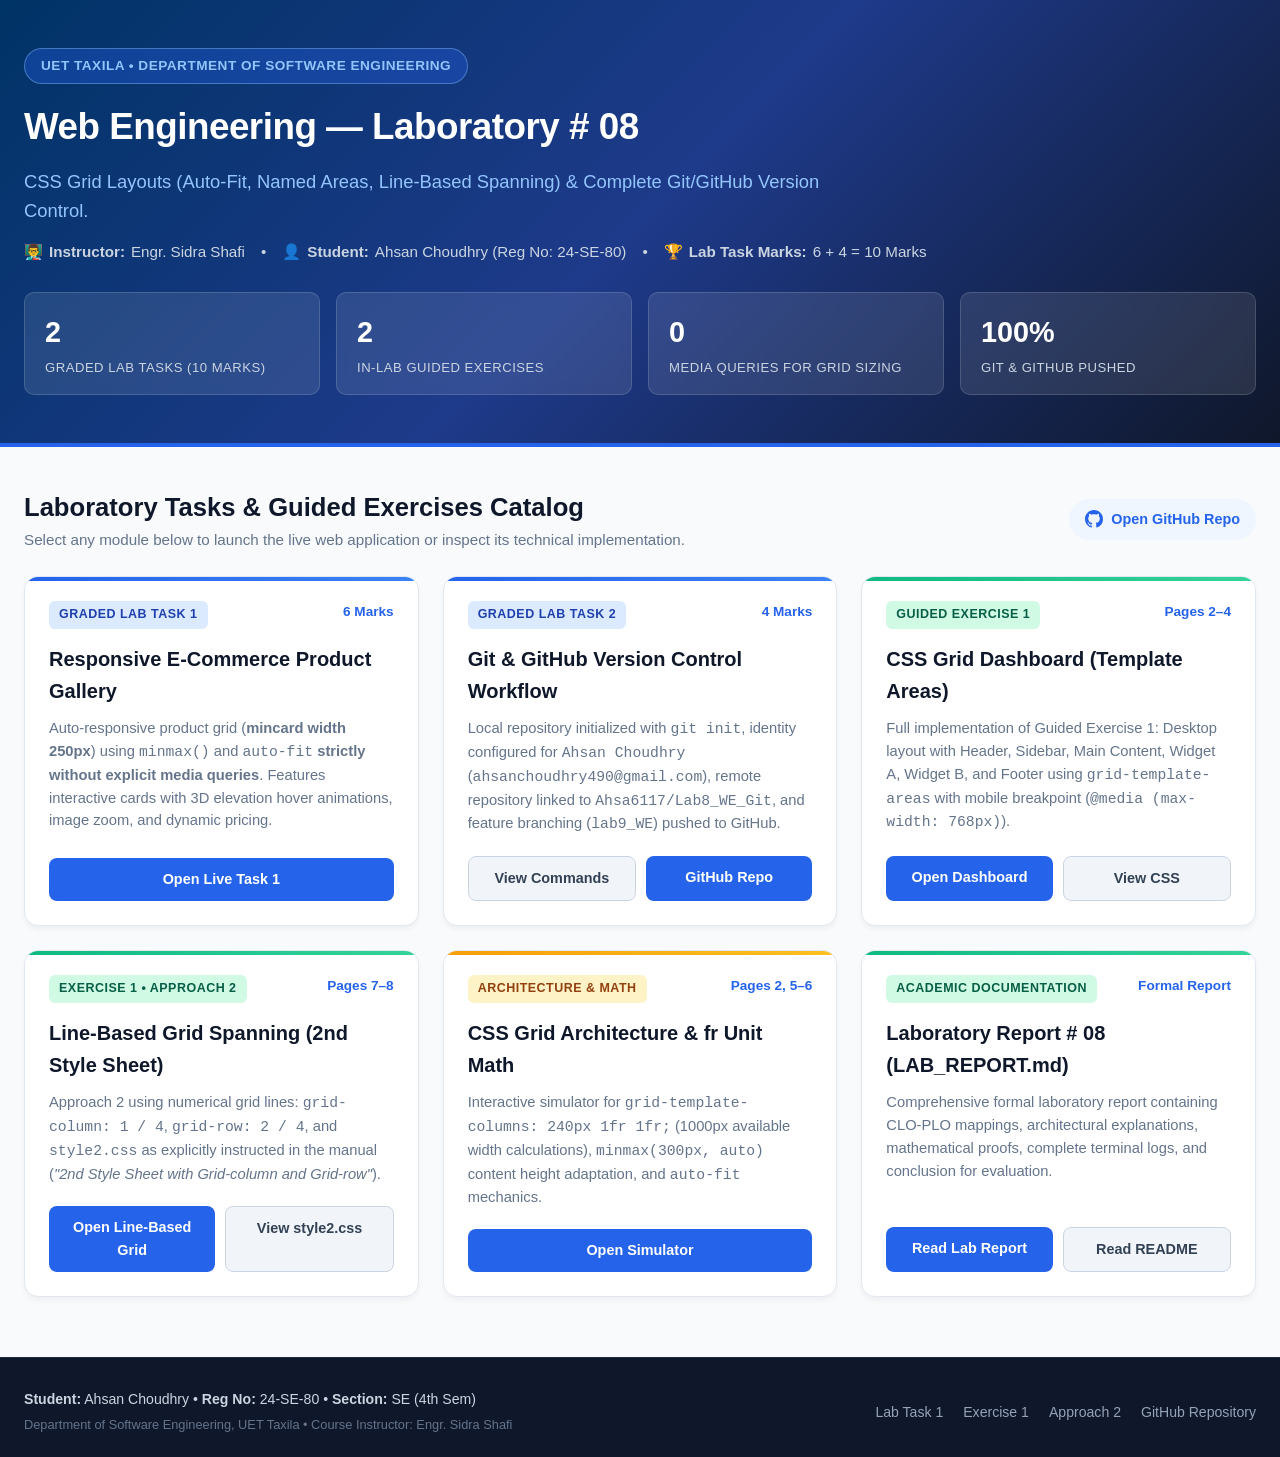
<file: index.html>
<!DOCTYPE html>
<html lang="en">
<head>
  <meta charset="UTF-8">
  <meta name="viewport" content="width=device-width, initial-scale=1.0">
  <title>Web Engineering - Lab 08 Hub | UET Taxila</title>
  <link rel="stylesheet" href="style.css">
  <style>
    /* Specific styles for the Master Lab Hub */
    .hub-hero {
      background: linear-gradient(135deg, #003366 0%, #1e3a8a 50%, #0f172a 100%);
      color: white;
      padding: 48px 24px;
      border-bottom: 4px solid #2563eb;
    }
    .hub-container {
      max-width: 1280px;
      margin: 0 auto;
    }
    .hub-badge {
      display: inline-block;
      background: rgba(37, 99, 235, 0.35);
      border: 1px solid rgba(147, 197, 253, 0.4);
      color: #93c5fd;
      padding: 6px 16px;
      border-radius: 9999px;
      font-size: 0.85rem;
      font-weight: 700;
      letter-spacing: 0.5px;
      margin-bottom: 14px;
    }
    .hub-title {
      font-size: 2.3rem;
      font-weight: 800;
      margin-bottom: 10px;
      letter-spacing: -0.5px;
    }
    .hub-meta {
      display: flex;
      flex-wrap: wrap;
      gap: 16px;
      color: #cbd5e1;
      font-size: 0.95rem;
      margin-top: 14px;
    }
    .hub-meta span {
      display: inline-flex;
      align-items: center;
      gap: 6px;
    }
    .hub-section {
      max-width: 1280px;
      margin: 40px auto 60px;
      padding: 0 24px;
    }
    .cards-grid {
      display: grid;
      grid-template-columns: repeat(auto-fit, minmax(320px, 1fr));
      gap: 24px;
      margin-top: 24px;
    }
    .task-card {
      background: #ffffff;
      border: 1px solid #e2e8f0;
      border-radius: 14px;
      padding: 24px;
      display: flex;
      flex-direction: column;
      box-shadow: 0 4px 6px -1px rgba(0, 0, 0, 0.05);
      transition: transform 0.3s ease, box-shadow 0.3s ease, border-color 0.3s ease;
      position: relative;
      overflow: hidden;
    }
    .task-card:hover {
      transform: translateY(-6px);
      box-shadow: 0 16px 24px -4px rgba(0, 0, 0, 0.1);
      border-color: #93c5fd;
    }
    .task-card::before {
      content: '';
      position: absolute;
      top: 0;
      left: 0;
      width: 100%;
      height: 4px;
      background: #cbd5e1;
    }
    .task-card.graded::before {
      background: linear-gradient(90deg, #2563eb, #3b82f6);
    }
    .task-card.exercise::before {
      background: linear-gradient(90deg, #10b981, #34d399);
    }
    .task-card.math::before {
      background: linear-gradient(90deg, #f59e0b, #fbbf24);
    }
    .card-top {
      display: flex;
      justify-content: space-between;
      align-items: flex-start;
      margin-bottom: 14px;
    }
    .card-category {
      font-size: 0.78rem;
      font-weight: 700;
      text-transform: uppercase;
      letter-spacing: 0.5px;
      padding: 4px 10px;
      border-radius: 6px;
    }
    .badge-graded { background: #dbeafe; color: #1e40af; }
    .badge-exercise { background: #d1fae5; color: #065f46; }
    .badge-math { background: #fef3c7; color: #92400e; }
    .card-marks {
      font-size: 0.85rem;
      font-weight: 800;
      color: #2563eb;
    }
    .task-card h3 {
      font-size: 1.25rem;
      color: #0f172a;
      margin-bottom: 10px;
    }
    .task-card p {
      font-size: 0.92rem;
      color: #64748b;
      margin-bottom: 20px;
      line-height: 1.55;
      flex: 1;
    }
    .card-actions {
      display: flex;
      gap: 10px;
      margin-top: auto;
    }
    .btn-action {
      flex: 1;
      text-align: center;
      padding: 10px 16px;
      border-radius: 8px;
      font-weight: 600;
      font-size: 0.9rem;
      text-decoration: none;
      transition: all 0.2s ease;
    }
    .btn-primary-action {
      background: #2563eb;
      color: white;
    }
    .btn-primary-action:hover {
      background: #1d4ed8;
      box-shadow: 0 4px 10px rgba(37, 99, 235, 0.3);
    }
    .btn-secondary-action {
      background: #f1f5f9;
      color: #334155;
      border: 1px solid #cbd5e1;
    }
    .btn-secondary-action:hover {
      background: #e2e8f0;
      color: #0f172a;
    }
    .stats-banner {
      display: grid;
      grid-template-columns: repeat(auto-fit, minmax(200px, 1fr));
      gap: 16px;
      margin-top: 28px;
    }
    .stat-box {
      background: rgba(255, 255, 255, 0.1);
      backdrop-filter: blur(6px);
      border: 1px solid rgba(255, 255, 255, 0.15);
      border-radius: 10px;
      padding: 16px 20px;
      color: white;
    }
    .stat-val {
      font-size: 1.8rem;
      font-weight: 800;
      margin-bottom: 2px;
    }
    .stat-label {
      font-size: 0.82rem;
      color: #cbd5e1;
      text-transform: uppercase;
      letter-spacing: 0.5px;
    }
  </style>
</head>
<body>

  <!-- Top Academic Institutional Banner -->
  <header class="hub-hero">
    <div class="hub-container">
      <span class="hub-badge">UET TAXILA &bull; DEPARTMENT OF SOFTWARE ENGINEERING</span>
      <h1 class="hub-title">Web Engineering &mdash; Laboratory # 08</h1>
      <p style="font-size: 1.15rem; color: #93c5fd; max-width: 820px;">
        CSS Grid Layouts (Auto-Fit, Named Areas, Line-Based Spanning) &amp; Complete Git/GitHub Version Control.
      </p>

      <div class="hub-meta">
        <span>👨‍🏫 <strong>Instructor:</strong> Engr. Sidra Shafi</span>
        <span>&bull;</span>
        <span>👤 <strong>Student:</strong> Ahsan Choudhry (Reg No: 24-SE-80)</span>
        <span>&bull;</span>
        <span>🏆 <strong>Lab Task Marks:</strong> 6 + 4 = 10 Marks</span>
      </div>

      <!-- Quick Metrics -->
      <div class="stats-banner">
        <div class="stat-box">
          <div class="stat-val">2</div>
          <div class="stat-label">Graded Lab Tasks (10 Marks)</div>
        </div>
        <div class="stat-box">
          <div class="stat-val">2</div>
          <div class="stat-label">In-Lab Guided Exercises</div>
        </div>
        <div class="stat-box">
          <div class="stat-val">0</div>
          <div class="stat-label">Media Queries for Grid Sizing</div>
        </div>
        <div class="stat-box">
          <div class="stat-val">100%</div>
          <div class="stat-label">Git &amp; GitHub Pushed</div>
        </div>
      </div>
    </div>
  </header>

  <!-- Main Navigation Cards Section -->
  <main class="hub-section">
    <div style="display: flex; justify-content: space-between; align-items: center; flex-wrap: wrap; gap: 12px; margin-bottom: 8px;">
      <div>
        <h2 style="font-size: 1.6rem; font-weight: 800; color: #0f172a;">Laboratory Tasks &amp; Guided Exercises Catalog</h2>
        <p style="font-size: 0.95rem; color: #64748b;">Select any module below to launch the live web application or inspect its technical implementation.</p>
      </div>
      <div>
        <a href="https://github.com/Ahsa6117/Lab8_WE_Git" target="_blank" class="cart-btn" style="text-decoration: none;">
          <svg width="18" height="18" viewBox="0 0 24 24" fill="currentColor">
            <path d="M12 0C5.37 0 0 5.37 0 12c0 5.31 3.435 9.795 8.205 11.385.6.105.825-.255.825-.57 0-.285-.015-1.23-.015-2.235-3.015.555-3.795-.735-4.035-1.41-.135-.345-.72-1.41-1.23-1.695-.42-.225-1.02-.78-.015-.795.945-.015 1.62.87 1.845 1.23 1.08 1.815 2.805 1.305 3.495.99.105-.78.42-1.305.765-1.605-2.67-.3-5.46-1.335-5.46-5.925 0-1.305.465-2.385 1.23-3.225-.12-.3-.54-1.53.12-3.18 0 0 1.005-.315 3.3 1.23.96-.27 1.98-.405 3-.405s2.04.135 3 .405c2.295-1.56 3.3-1.23 3.3-1.23.66 1.65.24 2.88.12 3.18.765.84 1.23 1.905 1.23 3.225 0 4.605-2.805 5.625-5.475 5.925.435.375.81 1.095.81 2.22 0 1.605-.015 2.895-.015 3.3 0 .315.225.69.825.57A12.02 12.02 0 0024 12c0-6.63-5.37-12-12-12z"/>
          </svg>
          <span>Open GitHub Repo</span>
        </a>
      </div>
    </div>

    <div class="cards-grid">

      <!-- Card 1: Graded Lab Task 1 (E-Commerce Gallery) -->
      <article class="task-card graded">
        <div class="card-top">
          <span class="card-category badge-graded">Graded Lab Task 1</span>
          <span class="card-marks">6 Marks</span>
        </div>
        <h3>Responsive E-Commerce Product Gallery</h3>
        <p>
          Auto-responsive product grid (<strong>mincard width 250px</strong>) using <code>minmax()</code> and <code>auto-fit</code>
          <strong>strictly without explicit media queries</strong>. Features interactive cards with 3D elevation hover animations, image zoom, and dynamic pricing.
        </p>
        <div class="card-actions">
          <a href="Ecommerce_header.html" class="btn-action btn-primary-action">Open Live Task 1</a>
        </div>
      </article>

      <!-- Card 2: Graded Lab Task 2 (Git & GitHub Setup) -->
      <article class="task-card graded">
        <div class="card-top">
          <span class="card-category badge-graded">Graded Lab Task 2</span>
          <span class="card-marks">4 Marks</span>
        </div>
        <h3>Git &amp; GitHub Version Control Workflow</h3>
        <p>
          Local repository initialized with <code>git init</code>, identity configured for <code>Ahsan Choudhry</code> (<code>ahsanchoudhry490@gmail.com</code>),
          remote repository linked to <code>Ahsa6117/Lab8_WE_Git</code>, and feature branching (<code>lab9_WE</code>) pushed to GitHub.
        </p>
        <div class="card-actions">
          <a href="Exercise2_GitWorkflow.md" class="btn-action btn-secondary-action">View Commands</a>
          <a href="https://github.com/Ahsa6117/Lab8_WE_Git" target="_blank" class="btn-action btn-primary-action">GitHub Repo</a>
        </div>
      </article>

      <!-- Card 3: Guided Exercise 1 (Grid Template Areas) -->
      <article class="task-card exercise">
        <div class="card-top">
          <span class="card-category badge-exercise">Guided Exercise 1</span>
          <span class="card-marks">Pages 2–4</span>
        </div>
        <h3>CSS Grid Dashboard (Template Areas)</h3>
        <p>
          Full implementation of Guided Exercise 1: Desktop layout with Header, Sidebar, Main Content, Widget A, Widget B, and Footer using
          <code>grid-template-areas</code> with mobile breakpoint (<code>@media (max-width: 768px)</code>).
        </p>
        <div class="card-actions">
          <a href="Exercise1_Dashboard.html" class="btn-action btn-primary-action">Open Dashboard</a>
          <a href="dashboard_style.css" class="btn-action btn-secondary-action">View CSS</a>
        </div>
      </article>

      <!-- Card 4: Approach 2 (Grid Lines and Spanning) -->
      <article class="task-card exercise">
        <div class="card-top">
          <span class="card-category badge-exercise">Exercise 1 &bull; Approach 2</span>
          <span class="card-marks">Pages 7–8</span>
        </div>
        <h3>Line-Based Grid Spanning (2nd Style Sheet)</h3>
        <p>
          Approach 2 using numerical grid lines: <code>grid-column: 1 / 4</code>, <code>grid-row: 2 / 4</code>, and <code>style2.css</code>
          as explicitly instructed in the manual (<em>"2nd Style Sheet with Grid-column and Grid-row"</em>).
        </p>
        <div class="card-actions">
          <a href="Exercise1_Approach2_LineBased.html" class="btn-action btn-primary-action">Open Line-Based Grid</a>
          <a href="style2.css" class="btn-action btn-secondary-action">View style2.css</a>
        </div>
      </article>

      <!-- Card 5: Part A Architecture & Calculations Simulator -->
      <article class="task-card math">
        <div class="card-top">
          <span class="card-category badge-math">Architecture &amp; Math</span>
          <span class="card-marks">Pages 2, 5–6</span>
        </div>
        <h3>CSS Grid Architecture &amp; fr Unit Math</h3>
        <p>
          Interactive simulator for <code>grid-template-columns: 240px 1fr 1fr;</code> (1000px available width calculations),
          <code>minmax(300px, auto)</code> content height adaptation, and <code>auto-fit</code> mechanics.
        </p>
        <div class="card-actions">
          <a href="Exercise_Grid_Architecture.html" class="btn-action btn-primary-action">Open Simulator</a>
        </div>
      </article>

      <!-- Card 6: Academic Formal Lab Report -->
      <article class="task-card exercise">
        <div class="card-top">
          <span class="card-category badge-exercise">Academic Documentation</span>
          <span class="card-marks">Formal Report</span>
        </div>
        <h3>Laboratory Report # 08 (LAB_REPORT.md)</h3>
        <p>
          Comprehensive formal laboratory report containing CLO-PLO mappings, architectural explanations, mathematical proofs,
          complete terminal logs, and conclusion for evaluation.
        </p>
        <div class="card-actions">
          <a href="LAB_REPORT.md" class="btn-action btn-primary-action">Read Lab Report</a>
          <a href="README.md" class="btn-action btn-secondary-action">Read README</a>
        </div>
      </article>

    </div>
  </main>

  <!-- Footer -->
  <footer class="site-footer">
    <div class="footer-container">
      <div>
        <p class="student-credit">
          <strong>Student:</strong> Ahsan Choudhry &bull; <strong>Reg No:</strong> 24-SE-80 &bull; <strong>Section:</strong> SE (4th Sem)
        </p>
        <p style="margin-top: 4px; font-size: 0.8rem; color: #64748b;">
          Department of Software Engineering, UET Taxila &bull; Course Instructor: Engr. Sidra Shafi
        </p>
      </div>
      <div class="footer-links">
        <a href="Ecommerce_header.html">Lab Task 1</a>
        <a href="Exercise1_Dashboard.html">Exercise 1</a>
        <a href="Exercise1_Approach2_LineBased.html">Approach 2</a>
        <a href="https://github.com/Ahsa6117/Lab8_WE_Git">GitHub Repository</a>
      </div>
    </div>
  </footer>

</body>
</html>
</file>
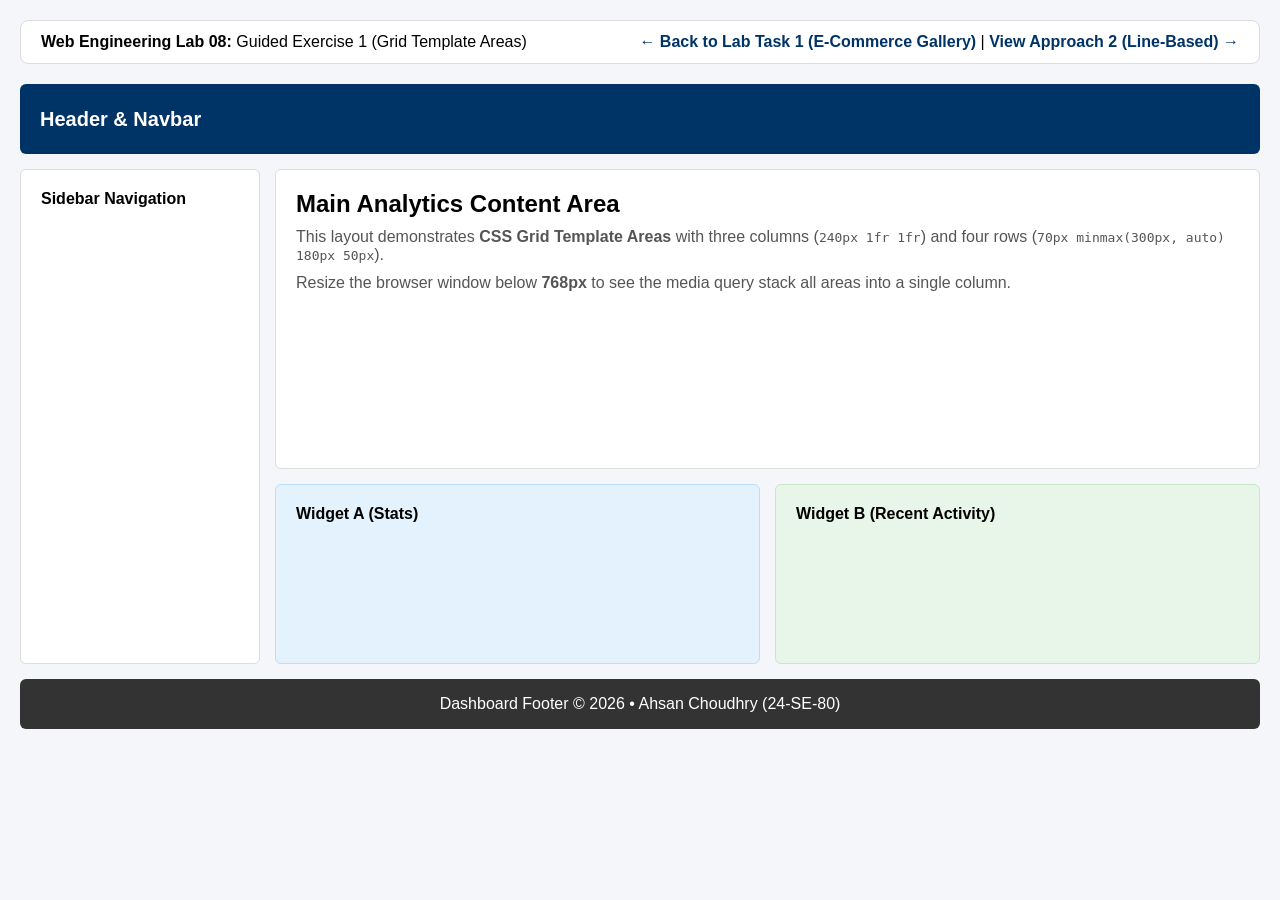
<file: dashboard.html>
<!DOCTYPE html>
<html lang="en">
<head>
  <meta charset="UTF-8">
  <meta name="viewport" content="width=device-width, initial-scale=1.0">
  <title>CSS Grid Dashboard Solution - Exercise 1 | Web Engineering Lab 08</title>
  <link rel="stylesheet" href="dashboard_style.css">
</head>
<body>

  <!-- Navigation bar to easily return to E-commerce gallery or line-based layout -->
  <div class="top-nav">
    <div>
      <strong>Web Engineering Lab 08:</strong> Guided Exercise 1 (Grid Template Areas)
    </div>
    <div>
      <a href="Ecommerce_header.html">&larr; Back to Lab Task 1 (E-Commerce Gallery)</a> |
      <a href="dashboard_line_based.html">View Approach 2 (Line-Based) &rarr;</a>
    </div>
  </div>

  <!-- Exercise 1 Grid Container (As in Lab Manual Page 2-3) -->
  <div class="dashboard-container">
    <header class="header">Header &amp; Navbar</header>
    <aside class="sidebar">Sidebar Navigation</aside>
    <main class="main-content">
      <h2>Main Analytics Content Area</h2>
      <p style="margin-top: 10px; color: #555;">
        This layout demonstrates <strong>CSS Grid Template Areas</strong> with three columns (<code>240px 1fr 1fr</code>)
        and four rows (<code>70px minmax(300px, auto) 180px 50px</code>).
      </p>
      <p style="margin-top: 10px; color: #555;">
        Resize the browser window below <strong>768px</strong> to see the media query stack all areas into a single column.
      </p>
    </main>
    <section class="widget-a">Widget A (Stats)</section>
    <section class="widget-b">Widget B (Recent Activity)</section>
    <footer class="footer">Dashboard Footer &copy; 2026 &bull; Ahsan Choudhry (24-SE-80)</footer>
  </div>

</body>
</html>
</file>
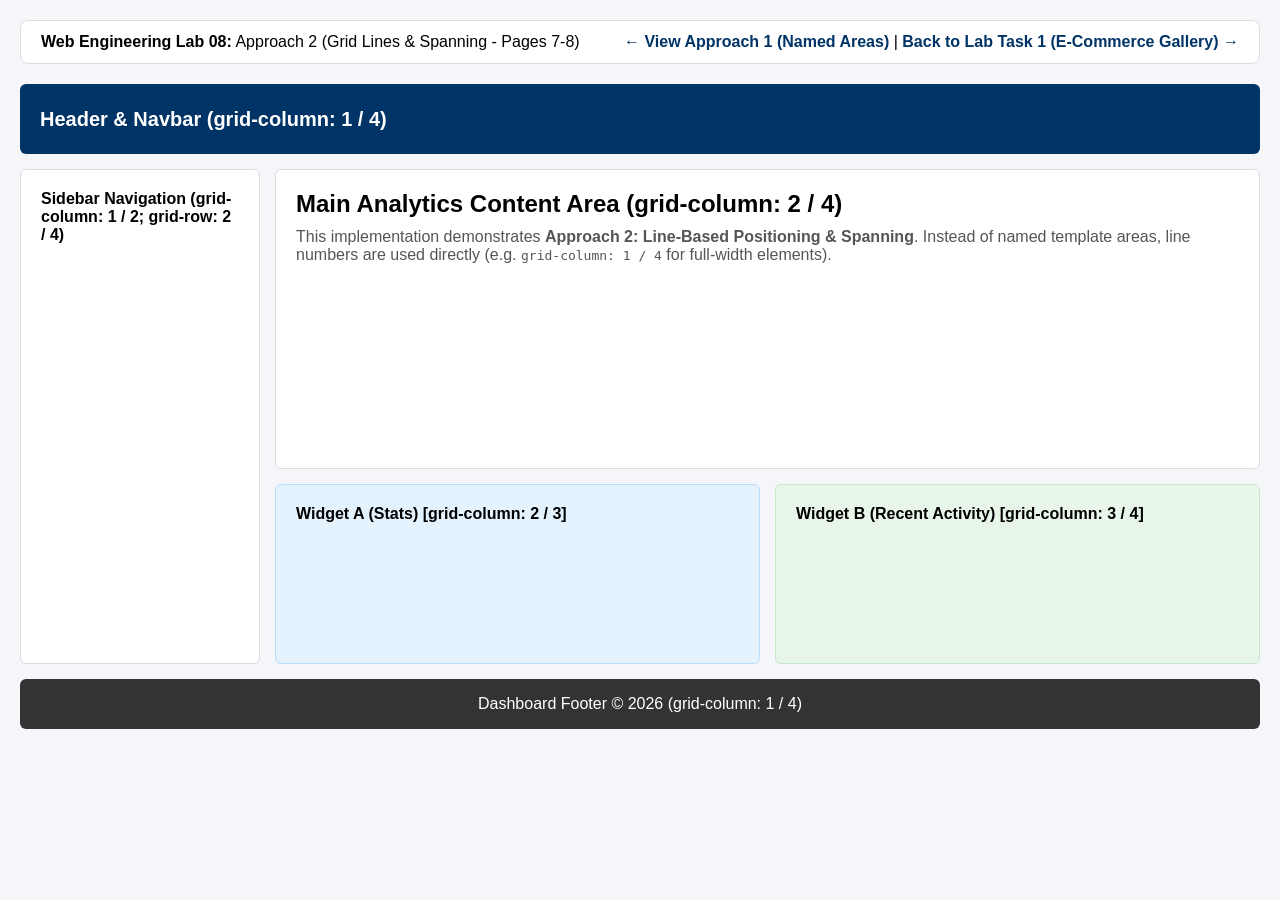
<file: dashboard_line_based.html>
<!DOCTYPE html>
<html lang="en">
<head>
  <meta charset="UTF-8">
  <meta name="viewport" content="width=device-width, initial-scale=1.0">
  <title>CSS Grid Line-Based Spanning - Approach 2 | Web Engineering Lab 08</title>
  <style>
    * {
      box-sizing: border-box;
      margin: 0;
      padding: 0;
    }
    body {
      font-family: Arial, sans-serif;
      background-color: #f4f6f9;
      padding: 20px;
    }
    .top-nav {
      margin-bottom: 20px;
      background: #ffffff;
      padding: 12px 20px;
      border-radius: 8px;
      border: 1px solid #ddd;
      display: flex;
      justify-content: space-between;
      align-items: center;
    }
    .top-nav a {
      color: #003366;
      text-decoration: none;
      font-weight: bold;
    }
    .top-nav a:hover {
      text-decoration: underline;
    }
    /* Desktop Line-Based Layout (Pages 7-8) */
    .dashboard-container {
      display: grid;
      grid-template-columns: 240px 1fr 1fr;
      grid-template-rows: 70px minmax(300px, auto) 180px 50px;
      gap: 15px;
    }
    /* Approach 2: Grid Lines and Spanning */
    .header {
      grid-column: 1 / 4;
      background: #003366;
      color: white;
      display: flex;
      align-items: center;
      padding: 0 20px;
      border-radius: 6px;
      font-size: 1.25rem;
      font-weight: bold;
    }
    .sidebar {
      grid-column: 1 / 2;
      grid-row: 2 / 4;
      background: #ffffff;
      padding: 20px;
      border: 1px solid #ddd;
      border-radius: 6px;
      font-weight: 600;
    }
    .main-content {
      grid-column: 2 / 4;
      background: #ffffff;
      padding: 20px;
      border: 1px solid #ddd;
      border-radius: 6px;
    }
    .widget-a {
      grid-column: 2 / 3;
      background: #e3f2fd;
      padding: 20px;
      border: 1px solid #bbdefb;
      border-radius: 6px;
      font-weight: 600;
    }
    .widget-b {
      grid-column: 3 / 4;
      background: #e8f5e9;
      padding: 20px;
      border: 1px solid #c8e6c9;
      border-radius: 6px;
      font-weight: 600;
    }
    .footer {
      grid-column: 1 / 4;
      background: #333333;
      color: white;
      text-align: center;
      line-height: 50px;
      border-radius: 6px;
    }
    /* Mobile Breakpoint for Line-Based Layout */
    @media (max-width: 768px) {
      .dashboard-container {
        grid-template-columns: 1fr;
        grid-template-rows: auto;
      }
      .header, .sidebar, .main-content, .widget-a, .widget-b, .footer {
        grid-column: 1 / 2;
        grid-row: auto;
      }
    }
  </style>
</head>
<body>

  <div class="top-nav">
    <div>
      <strong>Web Engineering Lab 08:</strong> Approach 2 (Grid Lines &amp; Spanning - Pages 7-8)
    </div>
    <div>
      <a href="dashboard.html">&larr; View Approach 1 (Named Areas)</a> |
      <a href="Ecommerce_header.html">Back to Lab Task 1 (E-Commerce Gallery) &rarr;</a>
    </div>
  </div>

  <div class="dashboard-container">
    <header class="header">Header &amp; Navbar (grid-column: 1 / 4)</header>
    <aside class="sidebar">Sidebar Navigation (grid-column: 1 / 2; grid-row: 2 / 4)</aside>
    <main class="main-content">
      <h2>Main Analytics Content Area (grid-column: 2 / 4)</h2>
      <p style="margin-top: 10px; color: #555;">
        This implementation demonstrates <strong>Approach 2: Line-Based Positioning &amp; Spanning</strong>.
        Instead of named template areas, line numbers are used directly (e.g. <code>grid-column: 1 / 4</code> for full-width elements).
      </p>
    </main>
    <section class="widget-a">Widget A (Stats) [grid-column: 2 / 3]</section>
    <section class="widget-b">Widget B (Recent Activity) [grid-column: 3 / 4]</section>
    <footer class="footer">Dashboard Footer &copy; 2026 (grid-column: 1 / 4)</footer>
  </div>

</body>
</html>
</file>
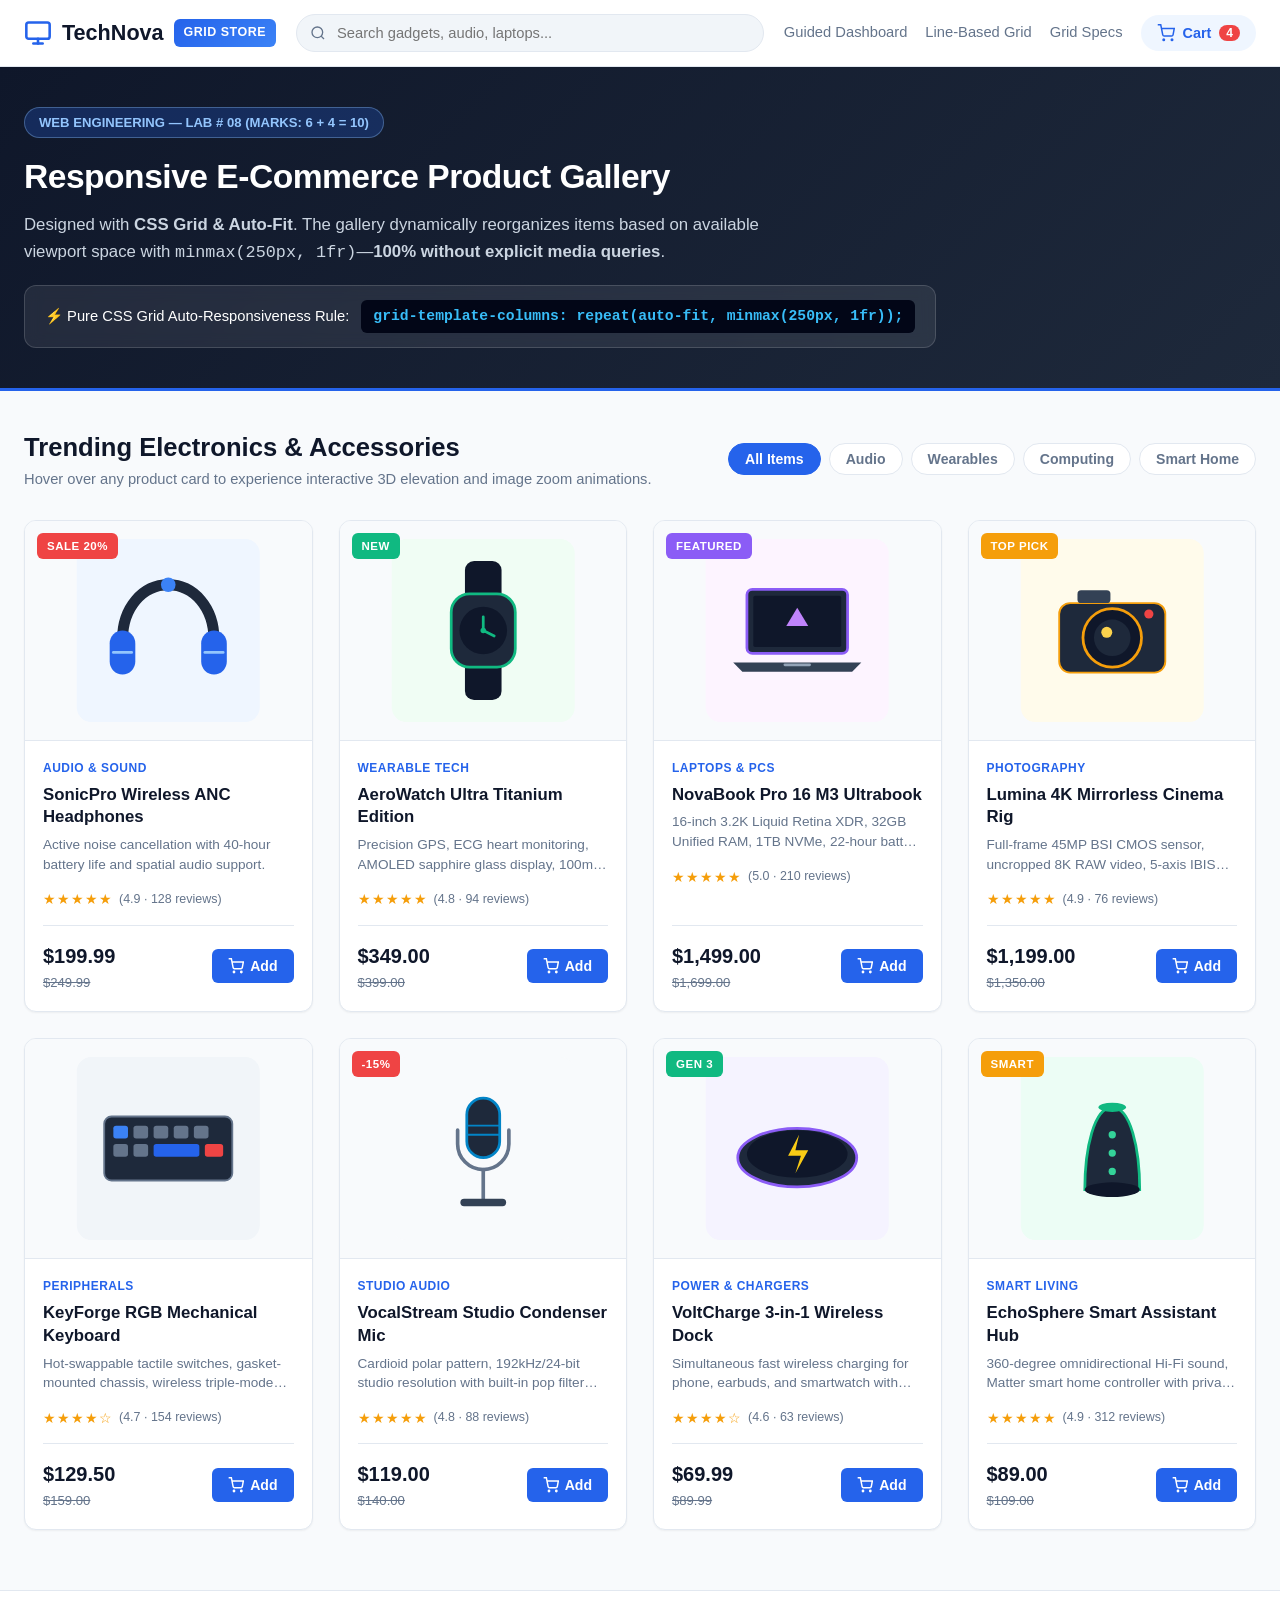
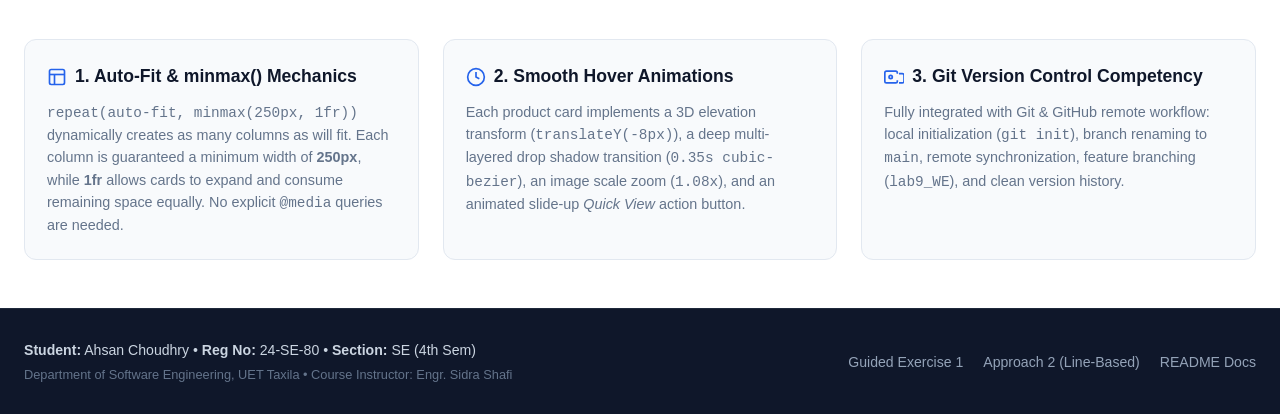
<file: Ecommerce_header.html>
<!DOCTYPE html>
<html lang="en">
<head>
  <meta charset="UTF-8">
  <meta name="viewport" content="width=device-width, initial-scale=1.0">
  <title>E-Commerce Product Gallery - CSS Grid Auto-Fit | Web Engineering Lab 08</title>
  <!-- Main Stylesheet with CSS Grid Auto-Fit & Hover Animations -->
  <link rel="stylesheet" href="style.css">
</head>
<body>

  <!-- =========================================================================
       1. Site Header & Navbar
       ========================================================================= -->
  <header class="site-header">
    <div class="nav-container">
      <!-- Brand Logo -->
      <a href="Ecommerce_header.html" class="brand-logo">
        <svg width="28" height="28" viewBox="0 0 24 24" fill="none" stroke="#2563eb" stroke-width="2.2" stroke-linecap="round" stroke-linejoin="round">
          <rect x="2" y="3" width="20" height="14" rx="2" ry="2"></rect>
          <line x1="8" y1="21" x2="16" y2="21"></line>
          <line x1="12" y1="17" x2="12" y2="21"></line>
        </svg>
        <span>TechNova</span>
        <span class="brand-badge">GRID STORE</span>
      </a>

      <!-- Search Bar -->
      <div class="nav-search">
        <svg class="search-icon" viewBox="0 0 24 24" fill="none" stroke="currentColor" stroke-width="2">
          <circle cx="11" cy="11" r="8"></circle>
          <line x1="21" y1="21" x2="16.65" y2="16.65"></line>
        </svg>
        <input type="text" class="search-input" placeholder="Search gadgets, audio, laptops..." aria-label="Search">
      </div>

      <!-- Action Links & Cart -->
      <nav class="nav-actions">
        <a href="dashboard.html" class="nav-link">Guided Dashboard</a>
        <a href="dashboard_line_based.html" class="nav-link">Line-Based Grid</a>
        <a href="#lab-specs" class="nav-link">Grid Specs</a>
        <button class="cart-btn" aria-label="Shopping Cart">
          <svg width="18" height="18" viewBox="0 0 24 24" fill="none" stroke="currentColor" stroke-width="2">
            <circle cx="9" cy="21" r="1"></circle>
            <circle cx="20" cy="21" r="1"></circle>
            <path d="M1 1h4l2.68 13.39a2 2 0 0 0 2 1.61h9.72a2 2 0 0 0 2-1.61L23 6H6"></path>
          </svg>
          <span>Cart</span>
          <span class="cart-badge">4</span>
        </button>
      </nav>
    </div>
  </header>

  <!-- =========================================================================
       2. Hero Section: Academic Lab Context & CSS Grid Formula
       ========================================================================= -->
  <section class="hero-banner">
    <div class="hero-content">
      <span class="hero-pill">WEB ENGINEERING — LAB # 08 (MARKS: 6 + 4 = 10)</span>
      <h1 class="hero-title">Responsive E-Commerce Product Gallery</h1>
      <p class="hero-subtitle">
        Designed with <strong>CSS Grid &amp; Auto-Fit</strong>. The gallery dynamically reorganizes items
        based on available viewport space with <code>minmax(250px, 1fr)</code>—<strong>100% without explicit media queries</strong>.
      </p>
      <div class="formula-card">
        <span>⚡ Pure CSS Grid Auto-Responsiveness Rule:</span>
        <code class="formula-code">grid-template-columns: repeat(auto-fit, minmax(250px, 1fr));</code>
      </div>
    </div>
  </section>

  <!-- =========================================================================
       3. Main Product Gallery Section
       ========================================================================= -->
  <main class="gallery-section">
    <div class="section-header">
      <div>
        <h2 class="section-title">Trending Electronics &amp; Accessories</h2>
        <p class="section-caption">Hover over any product card to experience interactive 3D elevation and image zoom animations.</p>
      </div>
      <div class="filter-group">
        <button class="filter-btn active">All Items</button>
        <button class="filter-btn">Audio</button>
        <button class="filter-btn">Wearables</button>
        <button class="filter-btn">Computing</button>
        <button class="filter-btn">Smart Home</button>
      </div>
    </div>

    <!-- =======================================================================
         STRICT LAB TASK 1 REQUIREMENT:
         Product Grid: Auto-responsive (mincard width 250px) using minmax()
         and auto-fit without using explicit media queries.
         Cards with hover animations.
         ======================================================================= -->
    <div class="product-grid" id="productGrid">

      <!-- Product 1: Noise-Canceling Headphones -->
      <article class="product-card">
        <div class="card-image-wrap">
          <span class="badge-tag badge-sale">SALE 20%</span>
          <svg class="product-image" viewBox="0 0 200 200" fill="none" xmlns="http://www.w3.org/2000/svg">
            <rect width="200" height="200" rx="16" fill="#EFF6FF"/>
            <path d="M50 110C50 75 72 50 100 50C128 50 150 75 150 110" stroke="#1E293B" stroke-width="12" stroke-linecap="round"/>
            <rect x="36" y="100" width="28" height="48" rx="14" fill="#2563EB"/>
            <rect x="136" y="100" width="28" height="48" rx="14" fill="#2563EB"/>
            <circle cx="100" cy="50" r="8" fill="#3B82F6"/>
            <path d="M40 124H60" stroke="#93C5FD" stroke-width="3" stroke-linecap="round"/>
            <path d="M140 124H160" stroke="#93C5FD" stroke-width="3" stroke-linecap="round"/>
          </svg>
          <button class="quick-view-btn">Quick View</button>
        </div>
        <div class="card-body">
          <span class="product-category">Audio &amp; Sound</span>
          <h3 class="product-title">SonicPro Wireless ANC Headphones</h3>
          <p class="product-desc">Active noise cancellation with 40-hour battery life and spatial audio support.</p>
          <div class="rating-row">
            <span class="stars">★★★★★</span>
            <span class="rating-count">(4.9 · 128 reviews)</span>
          </div>
          <div class="card-footer">
            <div class="price-wrap">
              <span class="price-current">$199.99</span>
              <span class="price-original">$249.99</span>
            </div>
            <button class="add-cart-btn" aria-label="Add SonicPro Wireless ANC to Cart">
              <svg width="16" height="16" viewBox="0 0 24 24" fill="none" stroke="currentColor" stroke-width="2.2">
                <circle cx="9" cy="21" r="1"></circle>
                <circle cx="20" cy="21" r="1"></circle>
                <path d="M1 1h4l2.68 13.39a2 2 0 0 0 2 1.61h9.72a2 2 0 0 0 2-1.61L23 6H6"></path>
              </svg>
              <span>Add</span>
            </button>
          </div>
        </div>
      </article>

      <!-- Product 2: Smartwatch Ultra -->
      <article class="product-card">
        <div class="card-image-wrap">
          <span class="badge-tag badge-new">NEW</span>
          <svg class="product-image" viewBox="0 0 200 200" fill="none" xmlns="http://www.w3.org/2000/svg">
            <rect width="200" height="200" rx="16" fill="#F0FDF4"/>
            <rect x="80" y="24" width="40" height="152" rx="10" fill="#0F172A"/>
            <rect x="65" y="60" width="70" height="80" rx="20" fill="#1E293B" stroke="#10B981" stroke-width="3"/>
            <circle cx="100" cy="100" r="26" fill="#0F172A"/>
            <path d="M100 85V100L112 106" stroke="#10B981" stroke-width="3" stroke-linecap="round"/>
            <circle cx="100" cy="100" r="3" fill="#10B981"/>
          </svg>
          <button class="quick-view-btn">Quick View</button>
        </div>
        <div class="card-body">
          <span class="product-category">Wearable Tech</span>
          <h3 class="product-title">AeroWatch Ultra Titanium Edition</h3>
          <p class="product-desc">Precision GPS, ECG heart monitoring, AMOLED sapphire glass display, 100m water resistant.</p>
          <div class="rating-row">
            <span class="stars">★★★★★</span>
            <span class="rating-count">(4.8 · 94 reviews)</span>
          </div>
          <div class="card-footer">
            <div class="price-wrap">
              <span class="price-current">$349.00</span>
              <span class="price-original">$399.00</span>
            </div>
            <button class="add-cart-btn" aria-label="Add AeroWatch Ultra to Cart">
              <svg width="16" height="16" viewBox="0 0 24 24" fill="none" stroke="currentColor" stroke-width="2.2">
                <circle cx="9" cy="21" r="1"></circle>
                <circle cx="20" cy="21" r="1"></circle>
                <path d="M1 1h4l2.68 13.39a2 2 0 0 0 2 1.61h9.72a2 2 0 0 0 2-1.61L23 6H6"></path>
              </svg>
              <span>Add</span>
            </button>
          </div>
        </div>
      </article>

      <!-- Product 3: Ultrabook Laptop -->
      <article class="product-card">
        <div class="card-image-wrap">
          <span class="badge-tag badge-featured">FEATURED</span>
          <svg class="product-image" viewBox="0 0 200 200" fill="none" xmlns="http://www.w3.org/2000/svg">
            <rect width="200" height="200" rx="16" fill="#FDF4FF"/>
            <rect x="45" y="55" width="110" height="70" rx="6" fill="#1E293B" stroke="#8B5CF6" stroke-width="3"/>
            <rect x="52" y="62" width="96" height="56" rx="2" fill="#0F172A"/>
            <polygon points="100,75 112,95 88,95" fill="#C084FC"/>
            <path d="M30 135H170L160 145H40L30 135Z" fill="#334155"/>
            <rect x="85" y="136" width="30" height="3" rx="1.5" fill="#94A3B8"/>
          </svg>
          <button class="quick-view-btn">Quick View</button>
        </div>
        <div class="card-body">
          <span class="product-category">Laptops &amp; PCs</span>
          <h3 class="product-title">NovaBook Pro 16 M3 Ultrabook</h3>
          <p class="product-desc">16-inch 3.2K Liquid Retina XDR, 32GB Unified RAM, 1TB NVMe, 22-hour battery life.</p>
          <div class="rating-row">
            <span class="stars">★★★★★</span>
            <span class="rating-count">(5.0 · 210 reviews)</span>
          </div>
          <div class="card-footer">
            <div class="price-wrap">
              <span class="price-current">$1,499.00</span>
              <span class="price-original">$1,699.00</span>
            </div>
            <button class="add-cart-btn" aria-label="Add NovaBook Pro 16 to Cart">
              <svg width="16" height="16" viewBox="0 0 24 24" fill="none" stroke="currentColor" stroke-width="2.2">
                <circle cx="9" cy="21" r="1"></circle>
                <circle cx="20" cy="21" r="1"></circle>
                <path d="M1 1h4l2.68 13.39a2 2 0 0 0 2 1.61h9.72a2 2 0 0 0 2-1.61L23 6H6"></path>
              </svg>
              <span>Add</span>
            </button>
          </div>
        </div>
      </article>

      <!-- Product 4: Mirrorless Camera -->
      <article class="product-card">
        <div class="card-image-wrap">
          <span class="badge-tag badge-bestseller">TOP PICK</span>
          <svg class="product-image" viewBox="0 0 200 200" fill="none" xmlns="http://www.w3.org/2000/svg">
            <rect width="200" height="200" rx="16" fill="#FFFBEB"/>
            <rect x="42" y="70" width="116" height="76" rx="12" fill="#1E293B" stroke="#F59E0B" stroke-width="2"/>
            <rect x="62" y="56" width="36" height="14" rx="4" fill="#334155"/>
            <circle cx="100" cy="108" r="32" fill="#0F172A" stroke="#F59E0B" stroke-width="3"/>
            <circle cx="100" cy="108" r="20" fill="#1E293B"/>
            <circle cx="94" cy="102" r="6" fill="#FCD34D"/>
            <circle cx="140" cy="82" r="5" fill="#EF4444"/>
          </svg>
          <button class="quick-view-btn">Quick View</button>
        </div>
        <div class="card-body">
          <span class="product-category">Photography</span>
          <h3 class="product-title">Lumina 4K Mirrorless Cinema Rig</h3>
          <p class="product-desc">Full-frame 45MP BSI CMOS sensor, uncropped 8K RAW video, 5-axis IBIS stabilization.</p>
          <div class="rating-row">
            <span class="stars">★★★★★</span>
            <span class="rating-count">(4.9 · 76 reviews)</span>
          </div>
          <div class="card-footer">
            <div class="price-wrap">
              <span class="price-current">$1,199.00</span>
              <span class="price-original">$1,350.00</span>
            </div>
            <button class="add-cart-btn" aria-label="Add Lumina 4K to Cart">
              <svg width="16" height="16" viewBox="0 0 24 24" fill="none" stroke="currentColor" stroke-width="2.2">
                <circle cx="9" cy="21" r="1"></circle>
                <circle cx="20" cy="21" r="1"></circle>
                <path d="M1 1h4l2.68 13.39a2 2 0 0 0 2 1.61h9.72a2 2 0 0 0 2-1.61L23 6H6"></path>
              </svg>
              <span>Add</span>
            </button>
          </div>
        </div>
      </article>

      <!-- Product 5: Ergonomic Mechanical Keyboard -->
      <article class="product-card">
        <div class="card-image-wrap">
          <svg class="product-image" viewBox="0 0 200 200" fill="none" xmlns="http://www.w3.org/2000/svg">
            <rect width="200" height="200" rx="16" fill="#F1F5F9"/>
            <rect x="30" y="65" width="140" height="70" rx="8" fill="#1E293B" stroke="#64748B" stroke-width="2"/>
            <rect x="40" y="75" width="16" height="14" rx="3" fill="#3B82F6"/>
            <rect x="62" y="75" width="16" height="14" rx="3" fill="#64748B"/>
            <rect x="84" y="75" width="16" height="14" rx="3" fill="#64748B"/>
            <rect x="106" y="75" width="16" height="14" rx="3" fill="#64748B"/>
            <rect x="128" y="75" width="16" height="14" rx="3" fill="#64748B"/>
            <rect x="40" y="95" width="16" height="14" rx="3" fill="#64748B"/>
            <rect x="62" y="95" width="16" height="14" rx="3" fill="#64748B"/>
            <rect x="84" y="95" width="50" height="14" rx="3" fill="#2563EB"/>
            <rect x="140" y="95" width="20" height="14" rx="3" fill="#EF4444"/>
          </svg>
          <button class="quick-view-btn">Quick View</button>
        </div>
        <div class="card-body">
          <span class="product-category">Peripherals</span>
          <h3 class="product-title">KeyForge RGB Mechanical Keyboard</h3>
          <p class="product-desc">Hot-swappable tactile switches, gasket-mounted chassis, wireless triple-mode connectivity.</p>
          <div class="rating-row">
            <span class="stars">★★★★☆</span>
            <span class="rating-count">(4.7 · 154 reviews)</span>
          </div>
          <div class="card-footer">
            <div class="price-wrap">
              <span class="price-current">$129.50</span>
              <span class="price-original">$159.00</span>
            </div>
            <button class="add-cart-btn" aria-label="Add KeyForge to Cart">
              <svg width="16" height="16" viewBox="0 0 24 24" fill="none" stroke="currentColor" stroke-width="2.2">
                <circle cx="9" cy="21" r="1"></circle>
                <circle cx="20" cy="21" r="1"></circle>
                <path d="M1 1h4l2.68 13.39a2 2 0 0 0 2 1.61h9.72a2 2 0 0 0 2-1.61L23 6H6"></path>
              </svg>
              <span>Add</span>
            </button>
          </div>
        </div>
      </article>

      <!-- Product 6: High-Fidelity Studio Mic -->
      <article class="product-card">
        <div class="card-image-wrap">
          <span class="badge-tag badge-sale">-15%</span>
          <svg class="product-image" viewBox="0 0 200 200" fill="none" xmlns="http://www.w3.org/2000/svg">
            <rect width="200" height="200" rx="16" fill="#F8FAFC"/>
            <rect x="82" y="45" width="36" height="65" rx="18" fill="#1E293B" stroke="#0284C7" stroke-width="3"/>
            <line x1="82" y1="75" x2="118" y2="75" stroke="#0284C7" stroke-width="2"/>
            <line x1="82" y1="85" x2="118" y2="85" stroke="#0284C7" stroke-width="2"/>
            <path d="M72 80V95C72 110.464 84.536 123 100 123C115.464 123 128 110.464 128 95V80" stroke="#64748B" stroke-width="4" stroke-linecap="round"/>
            <line x1="100" y1="123" x2="100" y2="155" stroke="#64748B" stroke-width="4" stroke-linecap="round"/>
            <rect x="75" y="155" width="50" height="8" rx="4" fill="#334155"/>
          </svg>
          <button class="quick-view-btn">Quick View</button>
        </div>
        <div class="card-body">
          <span class="product-category">Studio Audio</span>
          <h3 class="product-title">VocalStream Studio Condenser Mic</h3>
          <p class="product-desc">Cardioid polar pattern, 192kHz/24-bit studio resolution with built-in pop filter and shockmount.</p>
          <div class="rating-row">
            <span class="stars">★★★★★</span>
            <span class="rating-count">(4.8 · 88 reviews)</span>
          </div>
          <div class="card-footer">
            <div class="price-wrap">
              <span class="price-current">$119.00</span>
              <span class="price-original">$140.00</span>
            </div>
            <button class="add-cart-btn" aria-label="Add VocalStream to Cart">
              <svg width="16" height="16" viewBox="0 0 24 24" fill="none" stroke="currentColor" stroke-width="2.2">
                <circle cx="9" cy="21" r="1"></circle>
                <circle cx="20" cy="21" r="1"></circle>
                <path d="M1 1h4l2.68 13.39a2 2 0 0 0 2 1.61h9.72a2 2 0 0 0 2-1.61L23 6H6"></path>
              </svg>
              <span>Add</span>
            </button>
          </div>
        </div>
      </article>

      <!-- Product 7: Wireless Fast Charging Pad -->
      <article class="product-card">
        <div class="card-image-wrap">
          <span class="badge-tag badge-new">GEN 3</span>
          <svg class="product-image" viewBox="0 0 200 200" fill="none" xmlns="http://www.w3.org/2000/svg">
            <rect width="200" height="200" rx="16" fill="#F5F3FF"/>
            <ellipse cx="100" cy="110" rx="65" ry="32" fill="#1E293B" stroke="#8B5CF6" stroke-width="3"/>
            <ellipse cx="100" cy="106" rx="55" ry="26" fill="#0F172A"/>
            <path d="M102 85L90 108H104L98 127L112 102H98L102 85Z" fill="#FACC15"/>
          </svg>
          <button class="quick-view-btn">Quick View</button>
        </div>
        <div class="card-body">
          <span class="product-category">Power &amp; Chargers</span>
          <h3 class="product-title">VoltCharge 3-in-1 Wireless Dock</h3>
          <p class="product-desc">Simultaneous fast wireless charging for phone, earbuds, and smartwatch with thermocooling.</p>
          <div class="rating-row">
            <span class="stars">★★★★☆</span>
            <span class="rating-count">(4.6 · 63 reviews)</span>
          </div>
          <div class="card-footer">
            <div class="price-wrap">
              <span class="price-current">$69.99</span>
              <span class="price-original">$89.99</span>
            </div>
            <button class="add-cart-btn" aria-label="Add VoltCharge to Cart">
              <svg width="16" height="16" viewBox="0 0 24 24" fill="none" stroke="currentColor" stroke-width="2.2">
                <circle cx="9" cy="21" r="1"></circle>
                <circle cx="20" cy="21" r="1"></circle>
                <path d="M1 1h4l2.68 13.39a2 2 0 0 0 2 1.61h9.72a2 2 0 0 0 2-1.61L23 6H6"></path>
              </svg>
              <span>Add</span>
            </button>
          </div>
        </div>
      </article>

      <!-- Product 8: Smart Home AI Speaker -->
      <article class="product-card">
        <div class="card-image-wrap">
          <span class="badge-tag badge-bestseller">SMART</span>
          <svg class="product-image" viewBox="0 0 200 200" fill="none" xmlns="http://www.w3.org/2000/svg">
            <rect width="200" height="200" rx="16" fill="#ECFDF5"/>
            <path d="M70 145C70 100 80 55 100 55C120 55 130 100 130 145H70Z" fill="#1E293B" stroke="#10B981" stroke-width="3"/>
            <ellipse cx="100" cy="55" rx="15" ry="5" fill="#10B981"/>
            <circle cx="100" cy="85" r="4" fill="#34D399"/>
            <circle cx="100" cy="105" r="4" fill="#34D399"/>
            <circle cx="100" cy="125" r="4" fill="#34D399"/>
            <ellipse cx="100" cy="145" rx="30" ry="8" fill="#0F172A"/>
          </svg>
          <button class="quick-view-btn">Quick View</button>
        </div>
        <div class="card-body">
          <span class="product-category">Smart Living</span>
          <h3 class="product-title">EchoSphere Smart Assistant Hub</h3>
          <p class="product-desc">360-degree omnidirectional Hi-Fi sound, Matter smart home controller with private voice AI.</p>
          <div class="rating-row">
            <span class="stars">★★★★★</span>
            <span class="rating-count">(4.9 · 312 reviews)</span>
          </div>
          <div class="card-footer">
            <div class="price-wrap">
              <span class="price-current">$89.00</span>
              <span class="price-original">$109.00</span>
            </div>
            <button class="add-cart-btn" aria-label="Add EchoSphere to Cart">
              <svg width="16" height="16" viewBox="0 0 24 24" fill="none" stroke="currentColor" stroke-width="2.2">
                <circle cx="9" cy="21" r="1"></circle>
                <circle cx="20" cy="21" r="1"></circle>
                <path d="M1 1h4l2.68 13.39a2 2 0 0 0 2 1.61h9.72a2 2 0 0 0 2-1.61L23 6H6"></path>
              </svg>
              <span>Add</span>
            </button>
          </div>
        </div>
      </article>

    </div>
  </main>

  <!-- =========================================================================
       4. Lab Specification & Mathematical Breakdown Callout
       ========================================================================= -->
  <section class="info-section" id="lab-specs">
    <div class="info-container">
      <div class="info-box">
        <h3>
          <svg width="20" height="20" viewBox="0 0 24 24" fill="none" stroke="#2563eb" stroke-width="2">
            <rect x="3" y="3" width="18" height="18" rx="2" ry="2"></rect>
            <line x1="3" y1="9" x2="21" y2="9"></line>
            <line x1="9" y1="21" x2="9" y2="9"></line>
          </svg>
          1. Auto-Fit &amp; minmax() Mechanics
        </h3>
        <p>
          <code>repeat(auto-fit, minmax(250px, 1fr))</code> dynamically creates as many columns as will fit.
          Each column is guaranteed a minimum width of <strong>250px</strong>, while <strong>1fr</strong> allows cards
          to expand and consume remaining space equally. No explicit <code>@media</code> queries are needed.
        </p>
      </div>

      <div class="info-box">
        <h3>
          <svg width="20" height="20" viewBox="0 0 24 24" fill="none" stroke="#2563eb" stroke-width="2">
            <circle cx="12" cy="12" r="10"></circle>
            <polyline points="12 6 12 12 16 14"></polyline>
          </svg>
          2. Smooth Hover Animations
        </h3>
        <p>
          Each product card implements a 3D elevation transform (<code>translateY(-8px)</code>),
          a deep multi-layered drop shadow transition (<code>0.35s cubic-bezier</code>), an image scale zoom (<code>1.08x</code>),
          and an animated slide-up <em>Quick View</em> action button.
        </p>
      </div>

      <div class="info-box">
        <h3>
          <svg width="20" height="20" viewBox="0 0 24 24" fill="none" stroke="#2563eb" stroke-width="2">
            <path d="M16 16v1a2 2 0 0 1-2 2H3a2 2 0 0 1-2-2V7a2 2 0 0 1 2-2h11a2 2 0 0 1 2 2v1"></path>
            <path d="M18 8h4a2 2 0 0 1 2 2v7a2 2 0 0 1-2 2h-4"></path>
            <circle cx="8" cy="12" r="2"></circle>
          </svg>
          3. Git Version Control Competency
        </h3>
        <p>
          Fully integrated with Git &amp; GitHub remote workflow: local initialization (<code>git init</code>),
          branch renaming to <code>main</code>, remote synchronization, feature branching (<code>lab9_WE</code>),
          and clean version history.
        </p>
      </div>
    </div>
  </section>

  <!-- =========================================================================
       5. Footer with Academic Credentials
       ========================================================================= -->
  <footer class="site-footer">
    <div class="footer-container">
      <div>
        <p class="student-credit">
          <strong>Student:</strong> Ahsan Choudhry &bull; <strong>Reg No:</strong> 24-SE-80 &bull; <strong>Section:</strong> SE (4th Sem)
        </p>
        <p style="margin-top: 4px; font-size: 0.8rem; color: #64748b;">
          Department of Software Engineering, UET Taxila &bull; Course Instructor: Engr. Sidra Shafi
        </p>
      </div>
      <div class="footer-links">
        <a href="dashboard.html">Guided Exercise 1</a>
        <a href="dashboard_line_based.html">Approach 2 (Line-Based)</a>
        <a href="README.md">README Docs</a>
      </div>
    </div>
  </footer>

</body>
</html>
</file>
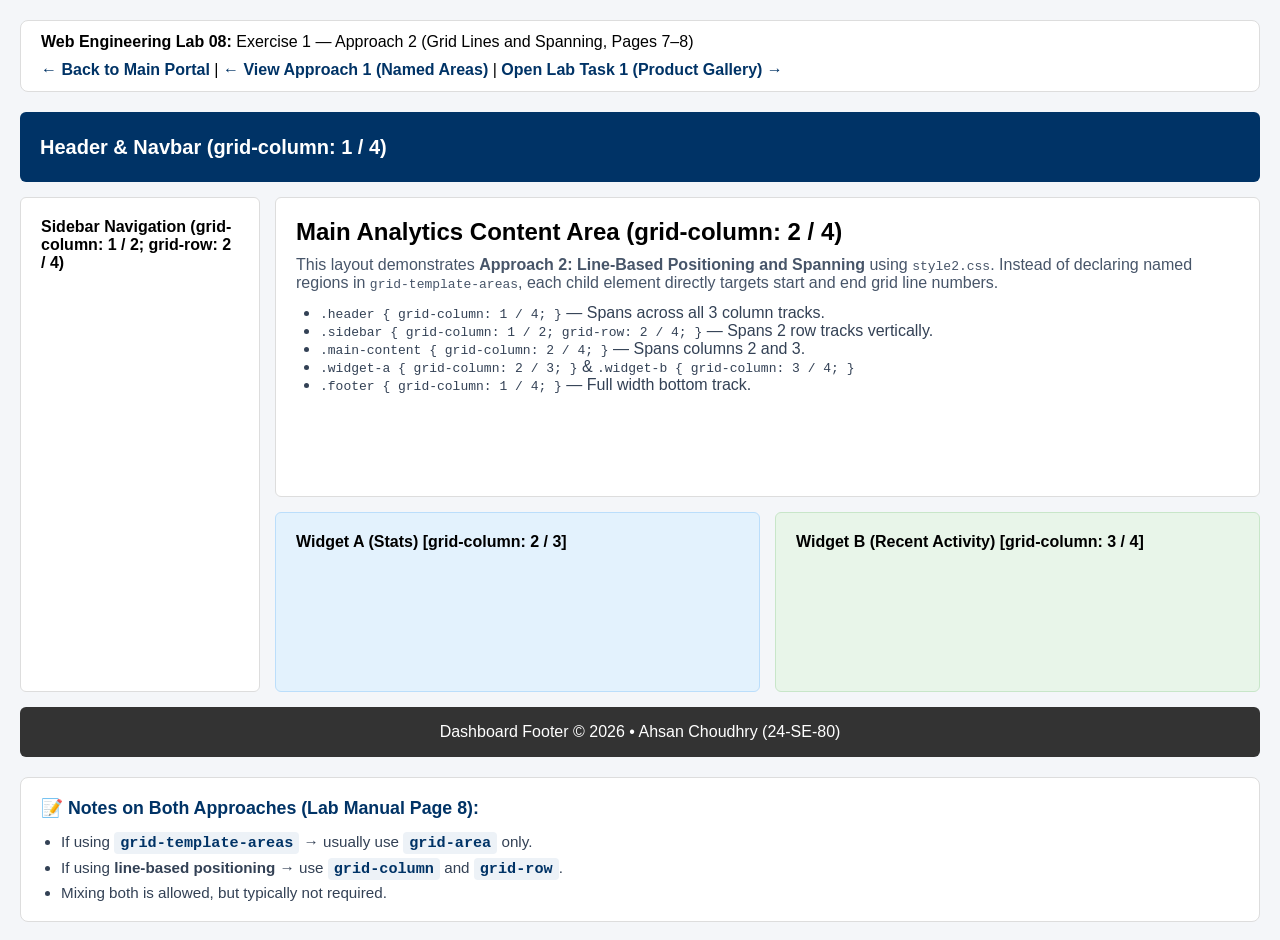
<file: Exercise1_Approach2_LineBased.html>
<!DOCTYPE html>
<html lang="en">
<head>
  <meta charset="UTF-8">
  <meta name="viewport" content="width=device-width, initial-scale=1.0">
  <title>Exercise 1 Approach 2: Grid Lines & Spanning | Web Engineering Lab 08</title>
  <!-- Linked to 2nd Style Sheet as taught on Lab Manual Page 7 -->
  <link rel="stylesheet" href="style2.css">
  <style>
    .notes-box {
      margin-top: 20px;
      background: #ffffff;
      padding: 16px 20px;
      border-radius: 8px;
      border: 1px solid #ddd;
      font-size: 0.95rem;
      line-height: 1.6;
    }
    .notes-box code {
      background: #edf2f7;
      padding: 2px 6px;
      border-radius: 4px;
      color: #003366;
      font-weight: 600;
    }
  </style>
</head>
<body>

  <!-- Top Navigation Header -->
  <div class="top-nav">
    <div>
      <strong>Web Engineering Lab 08:</strong> Exercise 1 &mdash; Approach 2 (Grid Lines and Spanning, Pages 7–8)
    </div>
    <div>
      <a href="index.html">&larr; Back to Main Portal</a> |
      <a href="Exercise1_Dashboard.html">&larr; View Approach 1 (Named Areas)</a> |
      <a href="Ecommerce_header.html">Open Lab Task 1 (Product Gallery) &rarr;</a>
    </div>
  </div>

  <!-- =========================================================================
       Exercise 1 Approach 2: Numerical Line-Based Coordinates (Pages 7–8)
       ========================================================================= -->
  <div class="dashboard-container">
    <header class="header">Header &amp; Navbar (grid-column: 1 / 4)</header>
    <aside class="sidebar">Sidebar Navigation (grid-column: 1 / 2; grid-row: 2 / 4)</aside>
    <main class="main-content">
      <h2>Main Analytics Content Area (grid-column: 2 / 4)</h2>
      <p style="margin-top: 10px; color: #475569;">
        This layout demonstrates <strong>Approach 2: Line-Based Positioning and Spanning</strong> using
        <code>style2.css</code>. Instead of declaring named regions in <code>grid-template-areas</code>,
        each child element directly targets start and end grid line numbers.
      </p>
      <ul style="margin: 12px 0 12px 24px; color: #334155;">
        <li><code>.header { grid-column: 1 / 4; }</code> &mdash; Spans across all 3 column tracks.</li>
        <li><code>.sidebar { grid-column: 1 / 2; grid-row: 2 / 4; }</code> &mdash; Spans 2 row tracks vertically.</li>
        <li><code>.main-content { grid-column: 2 / 4; }</code> &mdash; Spans columns 2 and 3.</li>
        <li><code>.widget-a { grid-column: 2 / 3; }</code> &amp; <code>.widget-b { grid-column: 3 / 4; }</code></li>
        <li><code>.footer { grid-column: 1 / 4; }</code> &mdash; Full width bottom track.</li>
      </ul>
    </main>
    <section class="widget-a">Widget A (Stats) [grid-column: 2 / 3]</section>
    <section class="widget-b">Widget B (Recent Activity) [grid-column: 3 / 4]</section>
    <footer class="footer">Dashboard Footer &copy; 2026 &bull; Ahsan Choudhry (24-SE-80)</footer>
  </div>

  <!-- Manual Notes (From Page 8) -->
  <div class="notes-box">
    <h3 style="color: #003366; margin-bottom: 8px;">📝 Notes on Both Approaches (Lab Manual Page 8):</h3>
    <ul style="margin-left: 20px; color: #334155;">
      <li>If using <strong><code>grid-template-areas</code></strong> &rarr; usually use <code>grid-area</code> only.</li>
      <li>If using <strong>line-based positioning</strong> &rarr; use <code>grid-column</code> and <code>grid-row</code>.</li>
      <li>Mixing both is allowed, but typically not required.</li>
    </ul>
  </div>

</body>
</html>
</file>
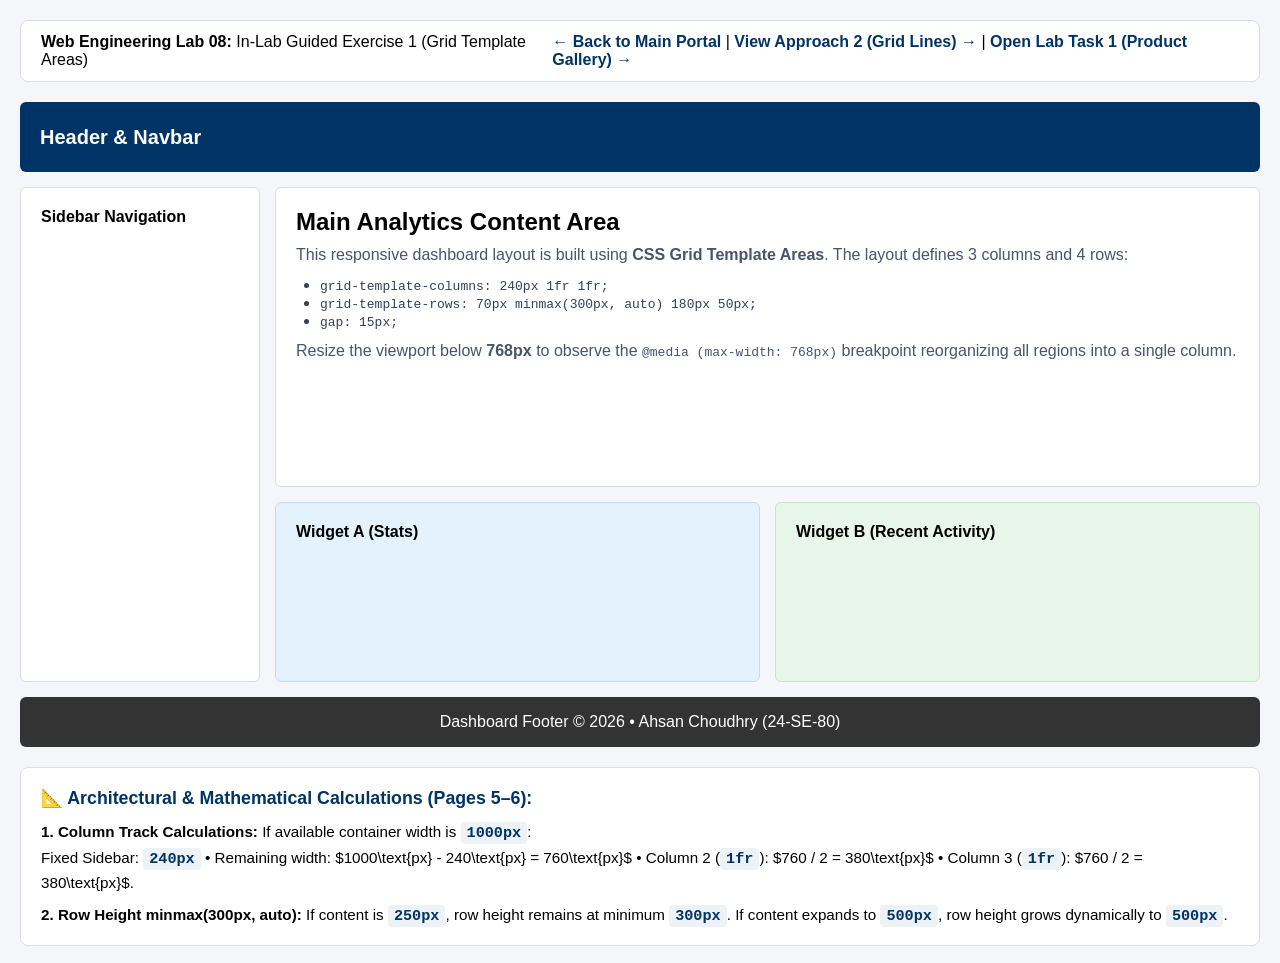
<file: Exercise1_Dashboard.html>
<!DOCTYPE html>
<html lang="en">
<head>
  <meta charset="UTF-8">
  <meta name="viewport" content="width=device-width, initial-scale=1.0">
  <title>Exercise 1: Responsive Dashboard Layout with CSS Grid | Web Engineering Lab 08</title>
  <link rel="stylesheet" href="dashboard_style.css">
  <style>
    .math-info {
      margin-top: 20px;
      background: #ffffff;
      padding: 16px 20px;
      border-radius: 8px;
      border: 1px solid #ddd;
      font-size: 0.95rem;
      line-height: 1.6;
    }
    .math-info code {
      background: #edf2f7;
      padding: 2px 6px;
      border-radius: 4px;
      color: #003366;
      font-weight: 600;
    }
  </style>
</head>
<body>

  <!-- Top Navigation Header -->
  <div class="top-nav">
    <div>
      <strong>Web Engineering Lab 08:</strong> In-Lab Guided Exercise 1 (Grid Template Areas)
    </div>
    <div>
      <a href="index.html">&larr; Back to Main Portal</a> |
      <a href="Exercise1_Approach2_LineBased.html">View Approach 2 (Grid Lines) &rarr;</a> |
      <a href="Ecommerce_header.html">Open Lab Task 1 (Product Gallery) &rarr;</a>
    </div>
  </div>

  <!-- =========================================================================
       Exercise 1 HTML Structure (As specified on Lab Manual Pages 2–3)
       ========================================================================= -->
  <div class="dashboard-container">
    <header class="header">Header &amp; Navbar</header>
    <aside class="sidebar">Sidebar Navigation</aside>
    <main class="main-content">
      <h2>Main Analytics Content Area</h2>
      <p style="margin-top: 10px; color: #475569;">
        This responsive dashboard layout is built using <strong>CSS Grid Template Areas</strong>.
        The layout defines 3 columns and 4 rows:
      </p>
      <ul style="margin: 12px 0 12px 24px; color: #334155;">
        <li><code>grid-template-columns: 240px 1fr 1fr;</code></li>
        <li><code>grid-template-rows: 70px minmax(300px, auto) 180px 50px;</code></li>
        <li><code>gap: 15px;</code></li>
      </ul>
      <p style="color: #475569;">
        Resize the viewport below <strong>768px</strong> to observe the <code>@media (max-width: 768px)</code>
        breakpoint reorganizing all regions into a single column.
      </p>
    </main>
    <section class="widget-a">Widget A (Stats)</section>
    <section class="widget-b">Widget B (Recent Activity)</section>
    <footer class="footer">Dashboard Footer &copy; 2026 &bull; Ahsan Choudhry (24-SE-80)</footer>
  </div>

  <!-- Mathematical & Architectural Breakdown (From Pages 5-7) -->
  <div class="math-info">
    <h3 style="color: #003366; margin-bottom: 8px;">📐 Architectural &amp; Mathematical Calculations (Pages 5–6):</h3>
    <p>
      <strong>1. Column Track Calculations:</strong> If available container width is <code>1000px</code>:<br>
      Fixed Sidebar: <code>240px</code> &bull; Remaining width: $1000\text{px} - 240\text{px} = 760\text{px}$ &bull;
      Column 2 (<code>1fr</code>): $760 / 2 = 380\text{px}$ &bull; Column 3 (<code>1fr</code>): $760 / 2 = 380\text{px}$.
    </p>
    <p style="margin-top: 8px;">
      <strong>2. Row Height minmax(300px, auto):</strong> If content is <code>250px</code>, row height remains at minimum <code>300px</code>.
      If content expands to <code>500px</code>, row height grows dynamically to <code>500px</code>.
    </p>
  </div>

</body>
</html>
</file>
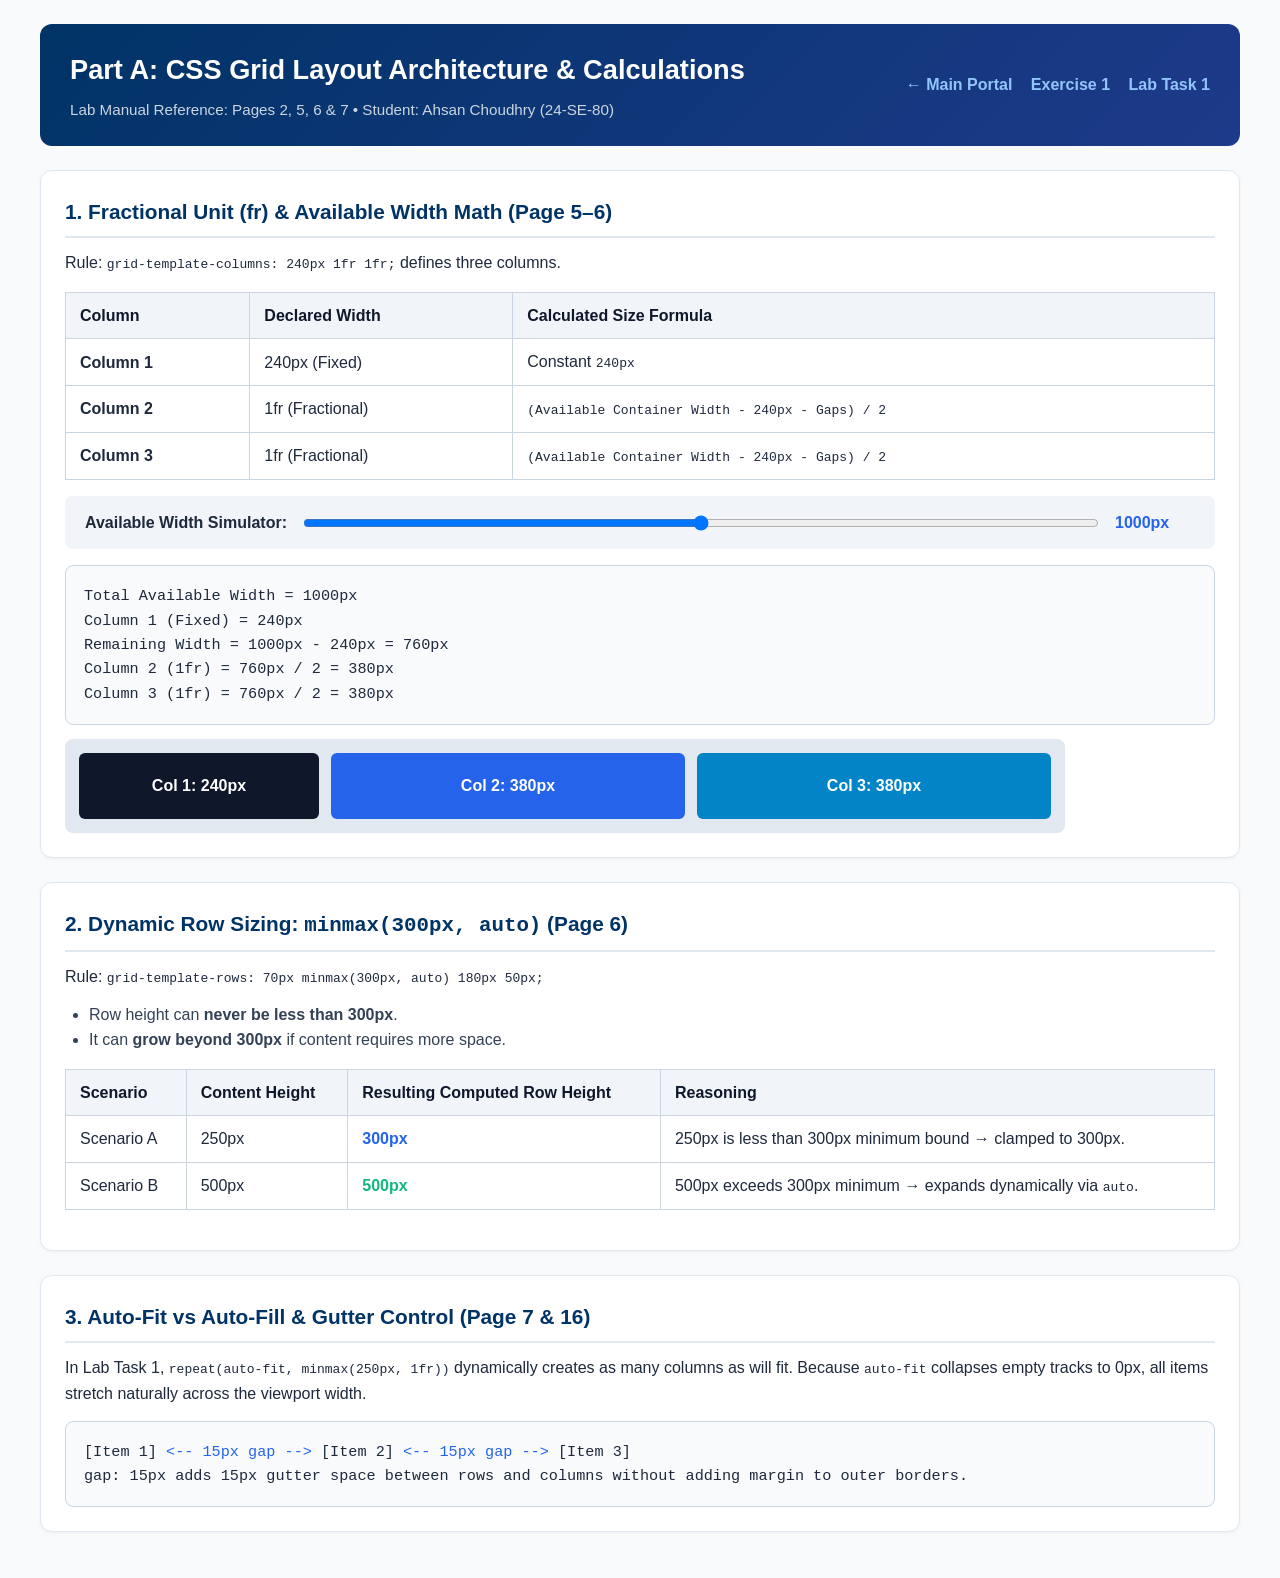
<file: Exercise_Grid_Architecture.html>
<!DOCTYPE html>
<html lang="en">
<head>
  <meta charset="UTF-8">
  <meta name="viewport" content="width=device-width, initial-scale=1.0">
  <title>Part A: CSS Grid Architecture & Calculations | Web Engineering Lab 08</title>
  <style>
    * {
      box-sizing: border-box;
      margin: 0;
      padding: 0;
    }
    body {
      font-family: -apple-system, BlinkMacSystemFont, "Segoe UI", Roboto, sans-serif;
      background-color: #f8fafc;
      color: #1e293b;
      padding: 24px;
      line-height: 1.6;
    }
    .container {
      max-width: 1200px;
      margin: 0 auto;
    }
    .header-banner {
      background: linear-gradient(135deg, #003366 0%, #1e3a8a 100%);
      color: white;
      padding: 24px 30px;
      border-radius: 12px;
      margin-bottom: 24px;
      display: flex;
      justify-content: space-between;
      align-items: center;
      flex-wrap: wrap;
      gap: 16px;
    }
    .header-banner h1 {
      font-size: 1.7rem;
      margin-bottom: 6px;
    }
    .header-banner p {
      color: #cbd5e1;
      font-size: 0.95rem;
    }
    .nav-links a {
      color: #93c5fd;
      text-decoration: none;
      font-weight: 600;
      margin-left: 14px;
    }
    .nav-links a:hover {
      color: #ffffff;
      text-decoration: underline;
    }
    .card {
      background: #ffffff;
      border: 1px solid #e2e8f0;
      border-radius: 12px;
      padding: 24px;
      margin-bottom: 24px;
      box-shadow: 0 1px 3px rgba(0, 0, 0, 0.05);
    }
    .card h2 {
      font-size: 1.3rem;
      color: #003366;
      margin-bottom: 12px;
      border-bottom: 2px solid #e2e8f0;
      padding-bottom: 8px;
    }
    .math-table {
      width: 100%;
      border-collapse: collapse;
      margin: 16px 0;
    }
    .math-table th, .math-table td {
      border: 1px solid #cbd5e1;
      padding: 10px 14px;
      text-align: left;
    }
    .math-table th {
      background: #f1f5f9;
      color: #0f172a;
    }
    .calc-box {
      background: #f8fafc;
      border: 1px solid #cbd5e1;
      border-radius: 8px;
      padding: 18px;
      margin-top: 14px;
      font-family: monospace;
      font-size: 0.95rem;
    }
    .slider-wrap {
      margin: 16px 0;
      display: flex;
      align-items: center;
      gap: 16px;
      background: #f1f5f9;
      padding: 14px 20px;
      border-radius: 8px;
    }
    .slider-wrap input[type=range] {
      flex: 1;
      cursor: pointer;
    }
    .live-demo-grid {
      display: grid;
      gap: 12px;
      background: #e2e8f0;
      padding: 14px;
      border-radius: 8px;
      transition: all 0.3s ease;
      margin-top: 14px;
    }
    .grid-col {
      background: #2563eb;
      color: white;
      padding: 20px;
      border-radius: 6px;
      text-align: center;
      font-weight: 700;
    }
    .col-fixed { background: #0f172a; }
    .col-fr1 { background: #2563eb; }
    .col-fr2 { background: #0284c7; }
  </style>
</head>
<body>

  <div class="container">
    <div class="header-banner">
      <div>
        <h1>Part A: CSS Grid Layout Architecture &amp; Calculations</h1>
        <p>Lab Manual Reference: Pages 2, 5, 6 &amp; 7 &bull; Student: Ahsan Choudhry (24-SE-80)</p>
      </div>
      <div class="nav-links">
        <a href="index.html">&larr; Main Portal</a>
        <a href="Exercise1_Dashboard.html">Exercise 1</a>
        <a href="Ecommerce_header.html">Lab Task 1</a>
      </div>
    </div>

    <!-- 1. Track Definitions & Fractional Units (Pages 5-6) -->
    <div class="card">
      <h2>1. Fractional Unit (fr) &amp; Available Width Math (Page 5–6)</h2>
      <p>Rule: <code>grid-template-columns: 240px 1fr 1fr;</code> defines three columns.</p>
      
      <table class="math-table">
        <thead>
          <tr>
            <th>Column</th>
            <th>Declared Width</th>
            <th>Calculated Size Formula</th>
          </tr>
        </thead>
        <tbody>
          <tr>
            <td><strong>Column 1</strong></td>
            <td>240px (Fixed)</td>
            <td>Constant <code>240px</code></td>
          </tr>
          <tr>
            <td><strong>Column 2</strong></td>
            <td>1fr (Fractional)</td>
            <td><code>(Available Container Width - 240px - Gaps) / 2</code></td>
          </tr>
          <tr>
            <td><strong>Column 3</strong></td>
            <td>1fr (Fractional)</td>
            <td><code>(Available Container Width - 240px - Gaps) / 2</code></td>
          </tr>
        </tbody>
      </table>

      <!-- Interactive Calculator Slider -->
      <div class="slider-wrap">
        <label for="widthRange"><strong>Available Width Simulator:</strong></label>
        <input type="range" id="widthRange" min="600" max="1400" value="1000" step="10">
        <span id="widthValue" style="font-weight: bold; color: #2563eb; min-width: 80px;">1000px</span>
      </div>

      <div class="calc-box" id="calcResults">
        Total Available Width = 1000px<br>
        Column 1 (Fixed)      = 240px<br>
        Remaining Width       = 1000px - 240px = 760px<br>
        Column 2 (1fr)        = 760px / 2 = 380px<br>
        Column 3 (1fr)        = 760px / 2 = 380px
      </div>

      <!-- Live Visualization -->
      <div class="live-demo-grid" id="liveGrid" style="grid-template-columns: 240px 1fr 1fr; max-width: 1000px;">
        <div class="grid-col col-fixed" id="box1">Col 1: 240px</div>
        <div class="grid-col col-fr1" id="box2">Col 2: 380px</div>
        <div class="grid-col col-fr2" id="box3">Col 3: 380px</div>
      </div>
    </div>

    <!-- 2. minmax() Row Calculations (Page 6) -->
    <div class="card">
      <h2>2. Dynamic Row Sizing: <code>minmax(300px, auto)</code> (Page 6)</h2>
      <p>Rule: <code>grid-template-rows: 70px minmax(300px, auto) 180px 50px;</code></p>
      <ul style="margin: 12px 0 12px 24px; color: #334155;">
        <li>Row height can <strong>never be less than 300px</strong>.</li>
        <li>It can <strong>grow beyond 300px</strong> if content requires more space.</li>
      </ul>

      <table class="math-table">
        <thead>
          <tr>
            <th>Scenario</th>
            <th>Content Height</th>
            <th>Resulting Computed Row Height</th>
            <th>Reasoning</th>
          </tr>
        </thead>
        <tbody>
          <tr>
            <td>Scenario A</td>
            <td>250px</td>
            <td><strong style="color: #2563eb;">300px</strong></td>
            <td>250px is less than 300px minimum bound &rarr; clamped to 300px.</td>
          </tr>
          <tr>
            <td>Scenario B</td>
            <td>500px</td>
            <td><strong style="color: #10b981;">500px</strong></td>
            <td>500px exceeds 300px minimum &rarr; expands dynamically via <code>auto</code>.</td>
          </tr>
        </tbody>
      </table>
    </div>

    <!-- 3. Gutter Control & Auto-Fit (Page 7 & Page 16) -->
    <div class="card">
      <h2>3. Auto-Fit vs Auto-Fill &amp; Gutter Control (Page 7 &amp; 16)</h2>
      <p>
        In Lab Task 1, <code>repeat(auto-fit, minmax(250px, 1fr))</code> dynamically creates as many columns as will fit.
        Because <code>auto-fit</code> collapses empty tracks to 0px, all items stretch naturally across the viewport width.
      </p>
      <div class="calc-box" style="margin-top: 14px;">
        [Item 1] <span style="color: #2563eb;">&lt;-- 15px gap --&gt;</span> [Item 2] <span style="color: #2563eb;">&lt;-- 15px gap --&gt;</span> [Item 3]<br>
        gap: 15px adds 15px gutter space between rows and columns without adding margin to outer borders.
      </div>
    </div>
  </div>

  <script>
    const widthRange = document.getElementById('widthRange');
    const widthValue = document.getElementById('widthValue');
    const calcResults = document.getElementById('calcResults');
    const liveGrid = document.getElementById('liveGrid');
    const box2 = document.getElementById('box2');
    const box3 = document.getElementById('box3');

    widthRange.addEventListener('input', (e) => {
      const w = parseInt(e.target.value);
      widthValue.textContent = w + 'px';
      liveGrid.style.maxWidth = w + 'px';
      
      const fixed = 240;
      const gap = 24; // 2 gaps of 12px
      const remaining = w - fixed - gap;
      const frVal = Math.max(80, Math.round(remaining / 2));
      
      calcResults.innerHTML = `
        Total Available Width = ${w}px<br>
        Column 1 (Fixed)      = 240px<br>
        Remaining Width       = ${w}px - 240px - 24px(gaps) = ${remaining}px<br>
        Column 2 (1fr)        = ${remaining}px / 2 = ~${frVal}px<br>
        Column 3 (1fr)        = ${remaining}px / 2 = ~${frVal}px
      `;
      box2.textContent = `Col 2: ~${frVal}px`;
      box3.textContent = `Col 3: ~${frVal}px`;
    });
  </script>

</body>
</html>
</file>
<file: style.css>
/* ==========================================================================
   Web Engineering - Laboratory # 08
   University of Engineering and Technology (UET) Taxila
   Course Instructor: Engr. Sidra Shafi
   Student: Ahsan Choudhry (Reg No: 24-SE-80)
   Topic: CSS Grid Layouts & Git/GitHub Version Control
   ========================================================================== */

/* --------------------------------------------------------------------------
   1. Global CSS Reset & Base Variables
   -------------------------------------------------------------------------- */
:root {
  --primary: #2563eb;
  --primary-hover: #1d4ed8;
  --primary-light: #eff6ff;
  --secondary: #0f172a;
  --accent: #f59e0b;
  --success: #10b981;
  --danger: #ef4444;
  --bg-body: #f8fafc;
  --bg-card: #ffffff;
  --text-main: #1e293b;
  --text-muted: #64748b;
  --border-color: #e2e8f0;
  --border-hover: #cbd5e1;
  --shadow-sm: 0 1px 2px 0 rgba(0, 0, 0, 0.05);
  --shadow-md: 0 4px 6px -1px rgba(0, 0, 0, 0.08), 0 2px 4px -2px rgba(0, 0, 0, 0.05);
  --shadow-lg: 0 10px 15px -3px rgba(0, 0, 0, 0.1), 0 4px 6px -4px rgba(0, 0, 0, 0.07);
  --shadow-hover: 0 20px 25px -5px rgba(0, 0, 0, 0.12), 0 8px 10px -6px rgba(0, 0, 0, 0.08);
  --radius-sm: 6px;
  --radius-md: 12px;
  --radius-lg: 18px;
  --transition: all 0.35s cubic-bezier(0.4, 0, 0.2, 1);
}

* {
  box-sizing: border-box;
  margin: 0;
  padding: 0;
}

body {
  font-family: -apple-system, BlinkMacSystemFont, "Segoe UI", Roboto, "Helvetica Neue", Arial, sans-serif;
  background-color: var(--bg-body);
  color: var(--text-main);
  line-height: 1.6;
  min-height: 100vh;
  display: flex;
  flex-direction: column;
}

a {
  color: inherit;
  text-decoration: none;
}

/* --------------------------------------------------------------------------
   2. Header & Navigation Bar
   -------------------------------------------------------------------------- */
.site-header {
  background: #ffffff;
  border-bottom: 1px solid var(--border-color);
  position: sticky;
  top: 0;
  z-index: 100;
  box-shadow: var(--shadow-sm);
}

.nav-container {
  max-width: 1320px;
  margin: 0 auto;
  padding: 14px 24px;
  display: flex;
  align-items: center;
  justify-content: space-between;
  gap: 20px;
}

.brand-logo {
  display: flex;
  align-items: center;
  gap: 10px;
  font-size: 1.35rem;
  font-weight: 700;
  color: var(--secondary);
}

.brand-badge {
  background: linear-gradient(135deg, var(--primary), #3b82f6);
  color: white;
  padding: 4px 10px;
  border-radius: var(--radius-sm);
  font-size: 0.78rem;
  letter-spacing: 0.5px;
  font-weight: 600;
}

.nav-search {
  flex: 1;
  max-width: 480px;
  position: relative;
}

.search-input {
  width: 100%;
  padding: 10px 16px 10px 40px;
  border: 1px solid var(--border-color);
  border-radius: 9999px;
  font-size: 0.92rem;
  background-color: #f1f5f9;
  transition: var(--transition);
}

.search-input:focus {
  outline: none;
  background-color: #ffffff;
  border-color: var(--primary);
  box-shadow: 0 0 0 3px rgba(37, 99, 235, 0.15);
}

.search-icon {
  position: absolute;
  left: 14px;
  top: 50%;
  transform: translateY(-50%);
  color: var(--text-muted);
  width: 16px;
  height: 16px;
}

.nav-actions {
  display: flex;
  align-items: center;
  gap: 18px;
}

.nav-link {
  font-size: 0.92rem;
  font-weight: 500;
  color: var(--text-muted);
  transition: var(--transition);
}

.nav-link:hover, .nav-link.active {
  color: var(--primary);
}

.cart-btn {
  background: var(--primary-light);
  color: var(--primary);
  border: none;
  padding: 9px 16px;
  border-radius: 9999px;
  font-weight: 600;
  font-size: 0.9rem;
  display: flex;
  align-items: center;
  gap: 8px;
  cursor: pointer;
  transition: var(--transition);
}

.cart-btn:hover {
  background: var(--primary);
  color: #ffffff;
}

.cart-badge {
  background: var(--danger);
  color: white;
  border-radius: 9999px;
  padding: 1px 7px;
  font-size: 0.75rem;
  font-weight: 700;
}

/* --------------------------------------------------------------------------
   3. Hero Banner & Academic Callout
   -------------------------------------------------------------------------- */
.hero-banner {
  background: linear-gradient(135deg, #0f172a 0%, #1e293b 100%);
  color: white;
  padding: 40px 24px;
  border-bottom: 3px solid var(--primary);
}

.hero-content {
  max-width: 1320px;
  margin: 0 auto;
}

.hero-pill {
  display: inline-block;
  background: rgba(37, 99, 235, 0.25);
  border: 1px solid rgba(147, 197, 253, 0.35);
  color: #93c5fd;
  padding: 4px 14px;
  border-radius: 9999px;
  font-size: 0.82rem;
  font-weight: 600;
  margin-bottom: 12px;
}

.hero-title {
  font-size: 2.1rem;
  font-weight: 800;
  margin-bottom: 8px;
  letter-spacing: -0.5px;
}

.hero-subtitle {
  color: #cbd5e1;
  font-size: 1.05rem;
  max-width: 800px;
  margin-bottom: 18px;
}

.formula-card {
  background: rgba(255, 255, 255, 0.08);
  backdrop-filter: blur(8px);
  border: 1px solid rgba(255, 255, 255, 0.15);
  padding: 14px 20px;
  border-radius: var(--radius-md);
  display: inline-flex;
  align-items: center;
  gap: 12px;
  font-size: 0.92rem;
}

.formula-code {
  background: #020617;
  color: #38bdf8;
  padding: 5px 12px;
  border-radius: var(--radius-sm);
  font-family: ui-monospace, "SFMono-Regular", Consolas, monospace;
  font-weight: 600;
}

/* --------------------------------------------------------------------------
   4. Gallery Section & Filters
   -------------------------------------------------------------------------- */
.gallery-section {
  max-width: 1320px;
  margin: 36px auto 60px;
  padding: 0 24px;
  flex: 1;
  width: 100%;
}

.section-header {
  display: flex;
  justify-content: space-between;
  align-items: center;
  flex-wrap: wrap;
  gap: 16px;
  margin-bottom: 28px;
}

.section-title {
  font-size: 1.6rem;
  font-weight: 800;
  color: var(--secondary);
}

.section-caption {
  font-size: 0.92rem;
  color: var(--text-muted);
}

.filter-group {
  display: flex;
  gap: 8px;
  flex-wrap: wrap;
}

.filter-btn {
  background: #ffffff;
  border: 1px solid var(--border-color);
  padding: 7px 16px;
  border-radius: 9999px;
  font-size: 0.88rem;
  font-weight: 600;
  color: var(--text-muted);
  cursor: pointer;
  transition: var(--transition);
}

.filter-btn:hover, .filter-btn.active {
  background: var(--primary);
  border-color: var(--primary);
  color: #ffffff;
}

/* --------------------------------------------------------------------------
   5. LAB TASK 1 CORE: CSS GRID AUTO-FIT (NO MEDIA QUERIES)
   -------------------------------------------------------------------------- */
.product-grid {
  display: grid;
  /* STRICT REQUIREMENT: Auto-responsive product grid (mincard width 250px)
     using minmax() and auto-fit without using explicit media queries */
  grid-template-columns: repeat(auto-fit, minmax(250px, 1fr));
  gap: 26px;
}

/* --------------------------------------------------------------------------
   6. LAB TASK 1 CORE: PRODUCT CARDS WITH HOVER ANIMATIONS
   -------------------------------------------------------------------------- */
.product-card {
  background: var(--bg-card);
  border: 1px solid var(--border-color);
  border-radius: var(--radius-md);
  overflow: hidden;
  display: flex;
  flex-direction: column;
  position: relative;
  /* Smooth transition for hover animations */
  transition: transform 0.35s cubic-bezier(0.34, 1.56, 0.64, 1),
              box-shadow 0.35s ease,
              border-color 0.35s ease;
  box-shadow: var(--shadow-sm);
}

/* === CARD HOVER ANIMATIONS === */
.product-card:hover {
  /* 1. Elevation Lift */
  transform: translateY(-8px);
  /* 2. Soft Layered Dynamic Shadow */
  box-shadow: var(--shadow-hover);
  /* 3. Subtle Border Glow */
  border-color: #cbd5e1;
}

/* Card Image Area with Zoom Animation */
.card-image-wrap {
  position: relative;
  width: 100%;
  height: 220px;
  background: #f8fafc;
  display: flex;
  align-items: center;
  justify-content: center;
  overflow: hidden;
  border-bottom: 1px solid var(--border-color);
}

.product-image {
  width: 100%;
  height: 100%;
  object-fit: contain;
  padding: 18px;
  /* Smooth zoom on hover */
  transition: transform 0.45s cubic-bezier(0.25, 0.46, 0.45, 0.94);
}

.product-card:hover .product-image {
  /* Image zoom animation */
  transform: scale(1.08);
}

/* Badge Styling */
.badge-tag {
  position: absolute;
  top: 12px;
  left: 12px;
  padding: 4px 10px;
  border-radius: var(--radius-sm);
  font-size: 0.72rem;
  font-weight: 700;
  text-transform: uppercase;
  letter-spacing: 0.5px;
  z-index: 2;
  transition: transform 0.25s ease;
}

.product-card:hover .badge-tag {
  transform: scale(1.05);
}

.badge-sale {
  background: #ef4444;
  color: white;
}

.badge-new {
  background: #10b981;
  color: white;
}

.badge-featured {
  background: #8b5cf6;
  color: white;
}

.badge-bestseller {
  background: #f59e0b;
  color: white;
}

/* Quick View Overlay Button (Animated slide-up on card hover) */
.quick-view-btn {
  position: absolute;
  bottom: 12px;
  left: 50%;
  transform: translate(-50%, 40px);
  opacity: 0;
  background: rgba(15, 23, 42, 0.88);
  backdrop-filter: blur(4px);
  color: white;
  border: none;
  padding: 7px 18px;
  border-radius: 9999px;
  font-size: 0.82rem;
  font-weight: 600;
  cursor: pointer;
  transition: transform 0.3s cubic-bezier(0.34, 1.56, 0.64, 1), opacity 0.3s ease;
  white-space: nowrap;
}

.product-card:hover .quick-view-btn {
  transform: translate(-50%, 0);
  opacity: 1;
}

.quick-view-btn:hover {
  background: var(--primary);
}

/* Card Body */
.card-body {
  padding: 18px;
  display: flex;
  flex-direction: column;
  flex: 1;
}

.product-category {
  font-size: 0.75rem;
  font-weight: 700;
  text-transform: uppercase;
  color: var(--primary);
  letter-spacing: 0.5px;
  margin-bottom: 6px;
}

.product-title {
  font-size: 1.05rem;
  font-weight: 700;
  color: var(--secondary);
  margin-bottom: 6px;
  line-height: 1.35;
  transition: color 0.2s ease;
}

.product-card:hover .product-title {
  color: var(--primary);
}

.product-desc {
  font-size: 0.85rem;
  color: var(--text-muted);
  margin-bottom: 14px;
  line-height: 1.45;
  display: -webkit-box;
  -webkit-line-clamp: 2;
  -webkit-box-orient: vertical;
  overflow: hidden;
}

/* Rating Stars */
.rating-row {
  display: flex;
  align-items: center;
  gap: 6px;
  margin-bottom: 14px;
}

.stars {
  color: #f59e0b;
  font-size: 0.88rem;
  letter-spacing: 1px;
}

.rating-count {
  font-size: 0.78rem;
  color: var(--text-muted);
}

/* Card Footer: Price & Add to Cart */
.card-footer {
  margin-top: auto;
  display: flex;
  align-items: center;
  justify-content: space-between;
  padding-top: 14px;
  border-top: 1px solid var(--border-color);
}

.price-wrap {
  display: flex;
  flex-direction: column;
}

.price-current {
  font-size: 1.25rem;
  font-weight: 800;
  color: var(--secondary);
}

.price-original {
  font-size: 0.82rem;
  color: var(--text-muted);
  text-decoration: line-through;
}

/* Add to Cart Button with Hover Animation */
.add-cart-btn {
  background: var(--primary);
  color: white;
  border: none;
  padding: 9px 16px;
  border-radius: var(--radius-sm);
  font-size: 0.88rem;
  font-weight: 600;
  display: flex;
  align-items: center;
  gap: 6px;
  cursor: pointer;
  transition: transform 0.2s ease, background-color 0.2s ease, box-shadow 0.2s ease;
}

.add-cart-btn:hover {
  background: var(--primary-hover);
  transform: translateY(-2px);
  box-shadow: 0 4px 10px rgba(37, 99, 235, 0.35);
}

.add-cart-btn:active {
  transform: translateY(0);
}

/* --------------------------------------------------------------------------
   7. Information Banner & Code Breakdown
   -------------------------------------------------------------------------- */
.info-section {
  background: #ffffff;
  border-top: 1px solid var(--border-color);
  padding: 48px 24px;
  margin-top: auto;
}

.info-container {
  max-width: 1320px;
  margin: 0 auto;
  display: grid;
  grid-template-columns: repeat(auto-fit, minmax(300px, 1fr));
  gap: 24px;
}

.info-box {
  padding: 22px;
  border: 1px solid var(--border-color);
  border-radius: var(--radius-md);
  background: #f8fafc;
}

.info-box h3 {
  font-size: 1.1rem;
  font-weight: 700;
  margin-bottom: 10px;
  color: var(--secondary);
  display: flex;
  align-items: center;
  gap: 8px;
}

.info-box p {
  font-size: 0.9rem;
  color: var(--text-muted);
  line-height: 1.55;
}

/* --------------------------------------------------------------------------
   8. Footer
   -------------------------------------------------------------------------- */
.site-footer {
  background: #0f172a;
  color: #94a3b8;
  padding: 30px 24px;
  border-top: 1px solid #1e293b;
  font-size: 0.88rem;
}

.footer-container {
  max-width: 1320px;
  margin: 0 auto;
  display: flex;
  justify-content: space-between;
  align-items: center;
  flex-wrap: wrap;
  gap: 16px;
}

.footer-links {
  display: flex;
  gap: 20px;
}

.footer-links a:hover {
  color: #ffffff;
}

.student-credit {
  color: #cbd5e1;
  font-weight: 500;
}
</file>
<file: dashboard_style.css>
* {
  box-sizing: border-box;
  margin: 0;
  padding: 0;
}

body {
  font-family: Arial, sans-serif;
  background-color: #f4f6f9;
  padding: 20px;
}

/* Navigation banner to return to E-commerce store */
.top-nav {
  margin-bottom: 20px;
  background: #ffffff;
  padding: 12px 20px;
  border-radius: 8px;
  border: 1px solid #ddd;
  display: flex;
  justify-content: space-between;
  align-items: center;
}

.top-nav a {
  color: #003366;
  text-decoration: none;
  font-weight: bold;
}

.top-nav a:hover {
  text-decoration: underline;
}

/* Desktop Grid Layout (Exercise 1 - Page 3) */
.dashboard-container {
  display: grid;
  grid-template-columns: 240px 1fr 1fr;
  grid-template-rows: 70px minmax(300px, auto) 180px 50px;
  grid-template-areas:
    "header header header"
    "sidebar main main"
    "sidebar widget-a widget-b"
    "footer footer footer";
  gap: 15px;
}

.header {
  grid-area: header;
  background: #003366;
  color: white;
  display: flex;
  align-items: center;
  padding: 0 20px;
  border-radius: 6px;
  font-size: 1.25rem;
  font-weight: bold;
}

.sidebar {
  grid-area: sidebar;
  background: #ffffff;
  padding: 20px;
  border: 1px solid #ddd;
  border-radius: 6px;
  font-weight: 600;
}

.main-content {
  grid-area: main;
  background: #ffffff;
  padding: 20px;
  border: 1px solid #ddd;
  border-radius: 6px;
}

.widget-a {
  grid-area: widget-a;
  background: #e3f2fd;
  padding: 20px;
  border: 1px solid #bbdefb;
  border-radius: 6px;
  font-weight: 600;
}

.widget-b {
  grid-area: widget-b;
  background: #e8f5e9;
  padding: 20px;
  border: 1px solid #c8e6c9;
  border-radius: 6px;
  font-weight: 600;
}

.footer {
  grid-area: footer;
  background: #333333;
  color: white;
  text-align: center;
  line-height: 50px;
  border-radius: 6px;
}

/* Mobile Responsive Breakpoint (Exercise 1 - Page 4) */
@media (max-width: 768px) {
  .dashboard-container {
    grid-template-columns: 1fr;
    grid-template-areas:
      "header"
      "sidebar"
      "main"
      "widget-a"
      "widget-b"
      "footer";
  }
}
</file>
<file: style2.css>
/* ==========================================================================
   Web Engineering - Laboratory # 08
   Exercise 1: Approach 2 (2nd Style Sheet with Grid-column and Grid-row)
   University of Engineering and Technology (UET) Taxila
   Course Instructor: Engr. Sidra Shafi
   Student: Ahsan Choudhry (24-SE-80)
   Reference: Lab Manual Pages 7–8
   ========================================================================== */

* {
  box-sizing: border-box;
  margin: 0;
  padding: 0;
}

body {
  font-family: Arial, sans-serif;
  background-color: #f4f6f9;
  padding: 20px;
}

.top-nav {
  margin-bottom: 20px;
  background: #ffffff;
  padding: 12px 20px;
  border-radius: 8px;
  border: 1px solid #ddd;
  display: flex;
  justify-content: space-between;
  align-items: center;
  flex-wrap: wrap;
  gap: 10px;
}

.top-nav a {
  color: #003366;
  text-decoration: none;
  font-weight: bold;
}

.top-nav a:hover {
  text-decoration: underline;
}

/* --------------------------------------------------------------------------
   Desktop Grid Layout using Numerical Grid Lines and Spanning (Pages 7-8)
   -------------------------------------------------------------------------- */
.dashboard-container {
  display: grid;
  grid-template-columns: 240px 1fr 1fr;
  grid-template-rows: 70px minmax(300px, auto) 180px 50px;
  gap: 15px;
}

/* Header spans column line 1 to 4 across row 1 */
.header {
  grid-column: 1 / 4;
  grid-row: 1 / 2;
  background: #003366;
  color: white;
  display: flex;
  align-items: center;
  padding: 0 20px;
  border-radius: 6px;
  font-size: 1.25rem;
  font-weight: bold;
}

/* Sidebar occupies column 1, spanning row lines 2 to 4 */
.sidebar {
  grid-column: 1 / 2;
  grid-row: 2 / 4;
  background: #ffffff;
  padding: 20px;
  border: 1px solid #ddd;
  border-radius: 6px;
  font-weight: 600;
}

/* Main Analytics Content Area spans columns 2 to 4 across row 2 */
.main-content {
  grid-column: 2 / 4;
  grid-row: 2 / 3;
  background: #ffffff;
  padding: 20px;
  border: 1px solid #ddd;
  border-radius: 6px;
}

/* Widget A occupies column 2 to 3 on row 3 */
.widget-a {
  grid-column: 2 / 3;
  grid-row: 3 / 4;
  background: #e3f2fd;
  padding: 20px;
  border: 1px solid #bbdefb;
  border-radius: 6px;
  font-weight: 600;
}

/* Widget B occupies column 3 to 4 on row 3 */
.widget-b {
  grid-column: 3 / 4;
  grid-row: 3 / 4;
  background: #e8f5e9;
  padding: 20px;
  border: 1px solid #c8e6c9;
  border-radius: 6px;
  font-weight: 600;
}

/* Footer spans column line 1 to 4 across row 4 */
.footer {
  grid-column: 1 / 4;
  grid-row: 4 / 5;
  background: #333333;
  color: white;
  text-align: center;
  line-height: 50px;
  border-radius: 6px;
}

/* --------------------------------------------------------------------------
   Mobile Responsive Breakpoint for Line-Based Layout
   -------------------------------------------------------------------------- */
@media (max-width: 768px) {
  .dashboard-container {
    grid-template-columns: 1fr;
    grid-template-rows: auto;
  }
  .header, .sidebar, .main-content, .widget-a, .widget-b, .footer {
    grid-column: 1 / 2;
    grid-row: auto;
  }
}
</file>
